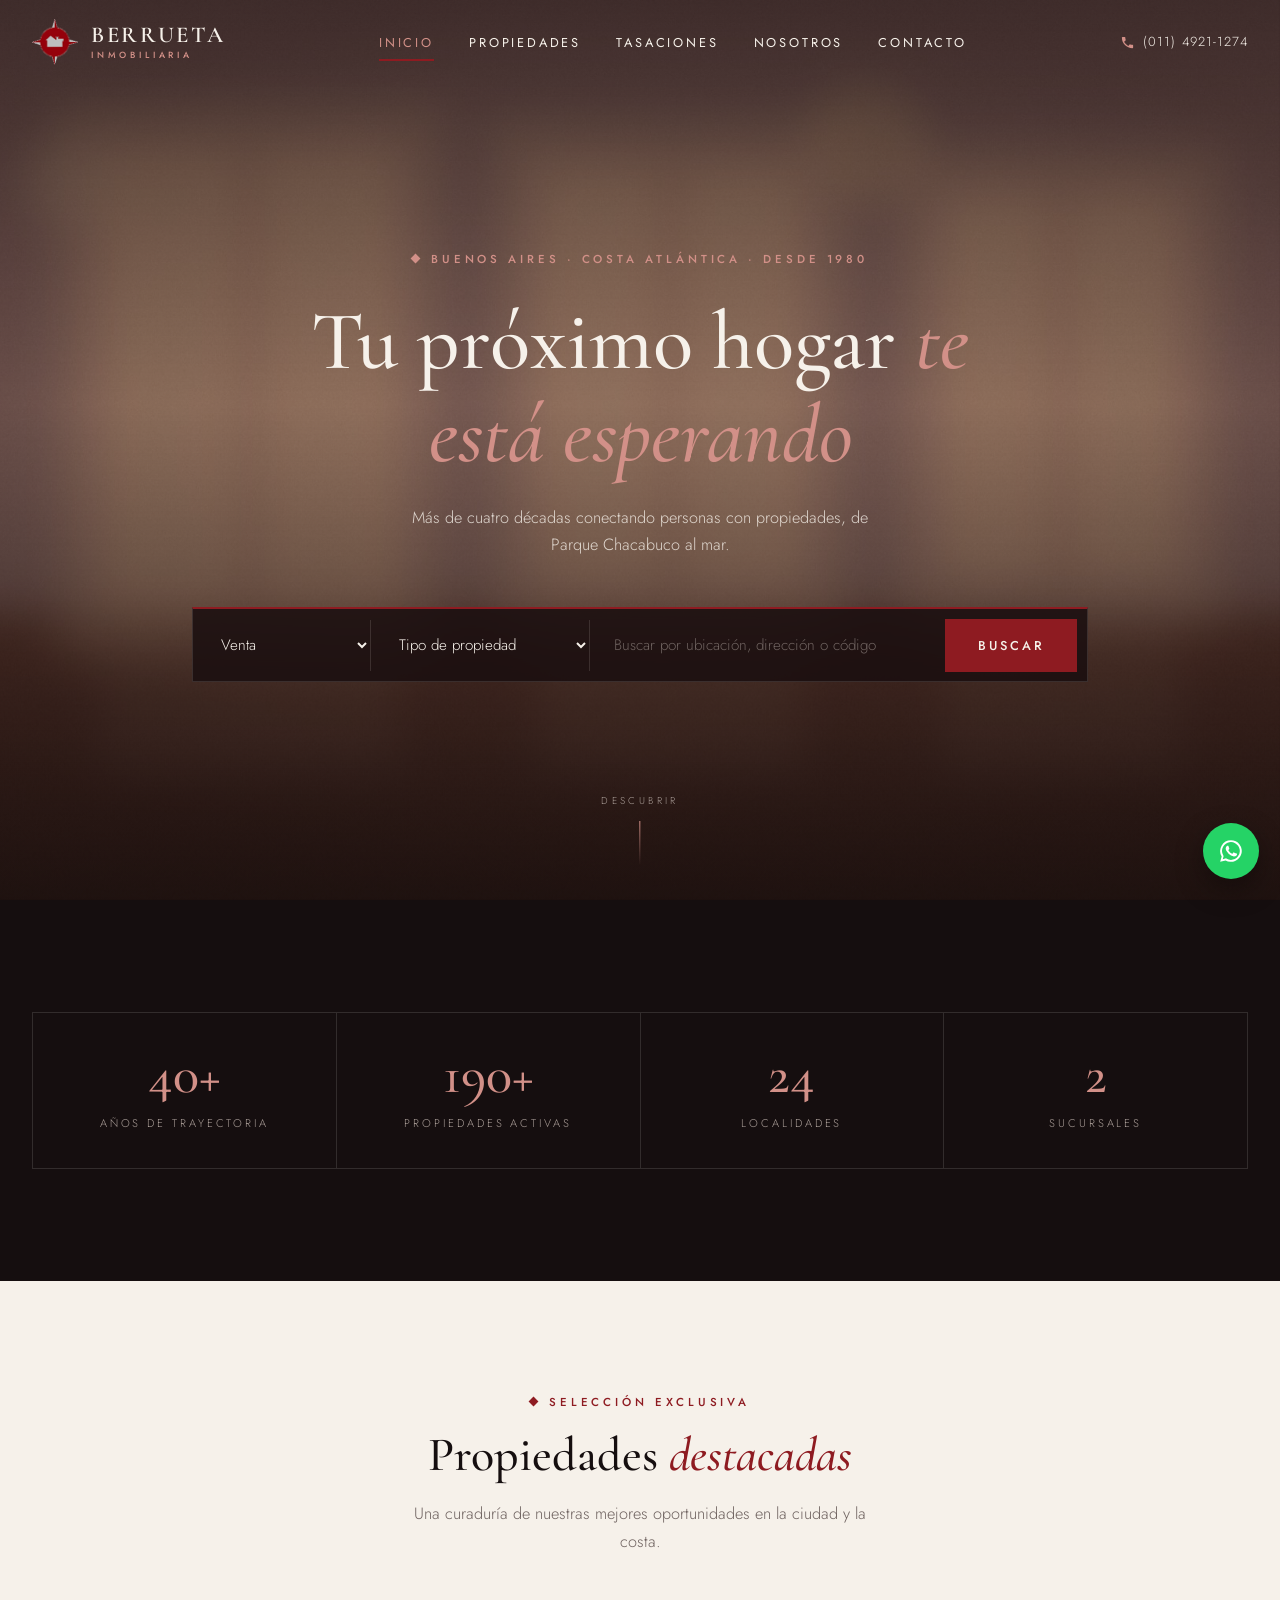
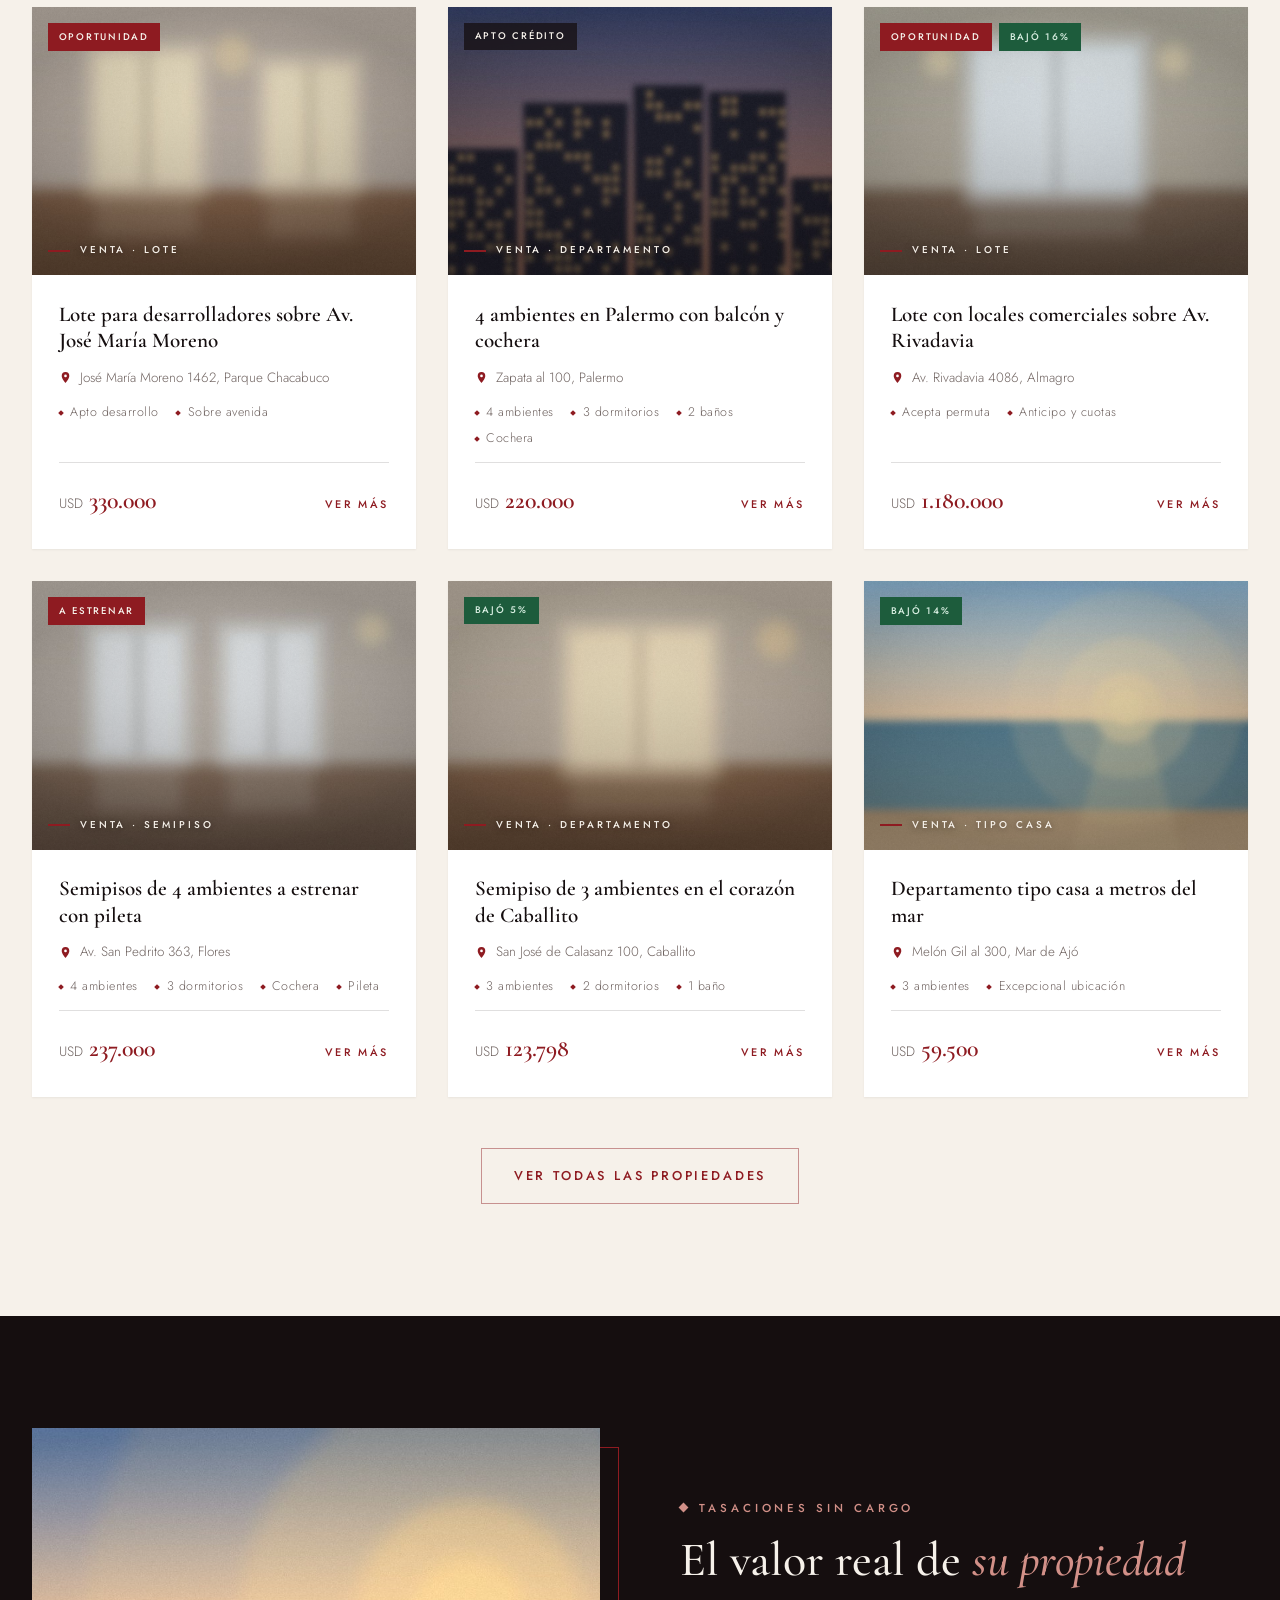
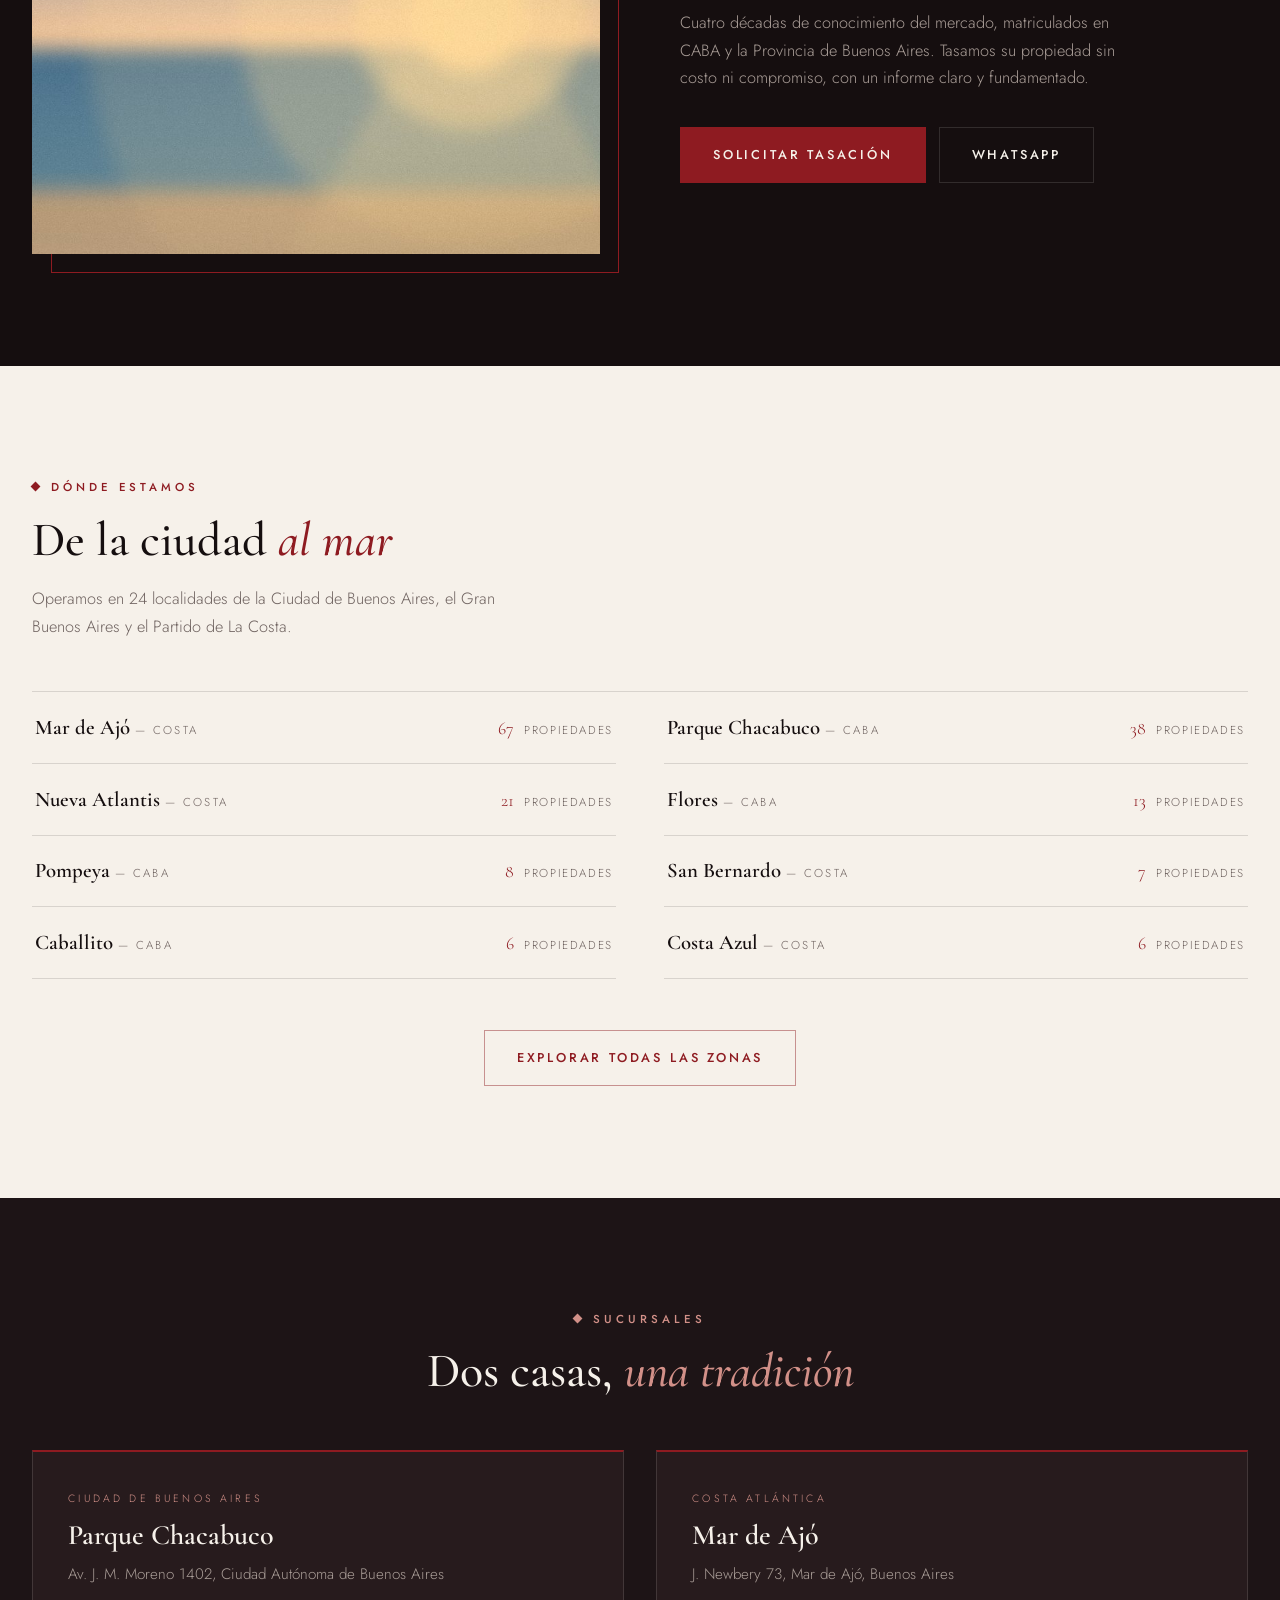
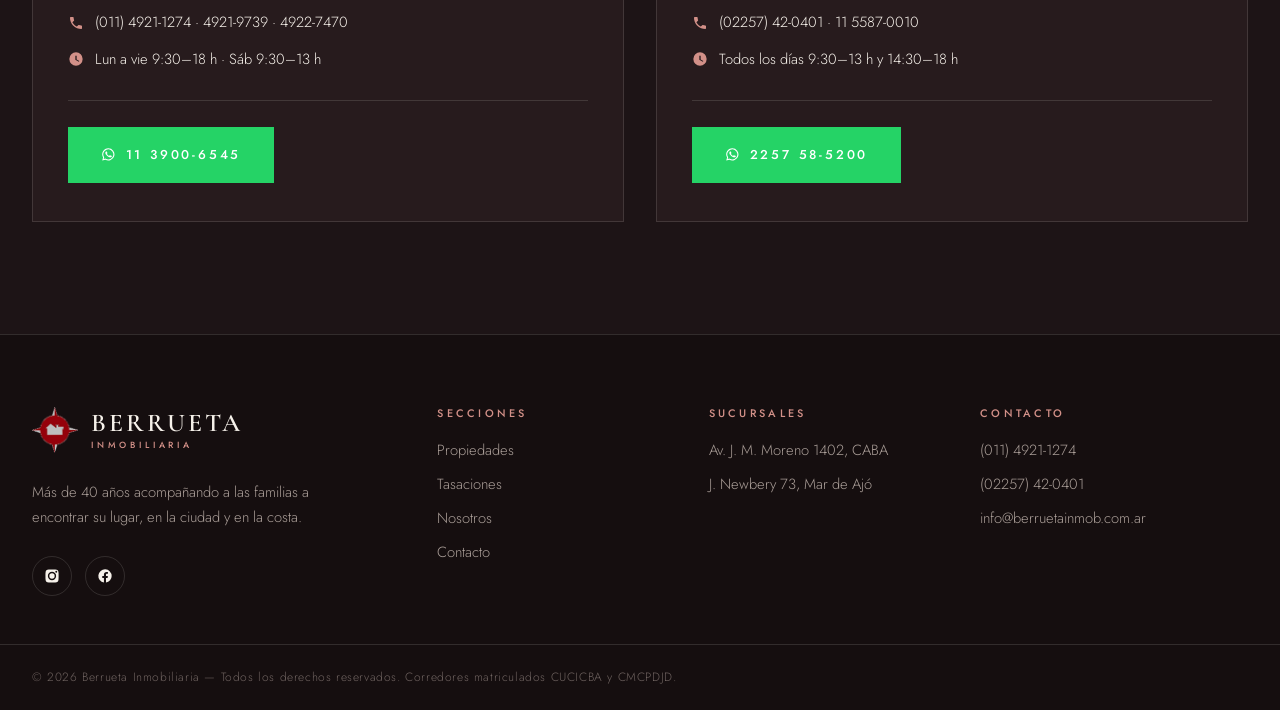
<file: index.html>
<!DOCTYPE html>
<html lang="es">
<head>
  <meta charset="UTF-8">
  <meta name="viewport" content="width=device-width, initial-scale=1.0">
  <title>Berrueta Inmobiliaria — Propiedades en Parque Chacabuco y Mar de Ajó | Venta y Alquiler</title>
  <meta name="description" content="Más de 40 años conectando personas con propiedades en la Ciudad de Buenos Aires y la Costa Atlántica. Venta, alquiler y tasaciones sin cargo.">

  <link rel="icon" type="image/png" sizes="32x32" href="assets/img/favicon-32.png">
  <link rel="icon" type="image/png" sizes="192x192" href="assets/img/favicon-192.png">
  <link rel="apple-touch-icon" href="assets/img/apple-touch-icon.png">

  <link rel="preconnect" href="https://fonts.googleapis.com">
  <link rel="preconnect" href="https://fonts.gstatic.com" crossorigin>
  <link href="https://fonts.googleapis.com/css2?family=Cormorant+Garamond:ital,wght@0,500;0,600;1,500&family=Jost:wght@300;400;500&display=swap" rel="stylesheet">

  <link rel="stylesheet" href="css/styles.css">
</head>
<body>

  <a class="skip-link" href="#contenido">Saltar al contenido</a>

  <header class="header">
    <div class="header__inner container">
      <a class="brand" href="index.html" aria-label="Berrueta Inmobiliaria — inicio">
        <img class="brand__emblem" src="assets/img/emblema.png" alt="" width="46" height="46">
        <span class="brand__name">BERRUETA<span class="brand__tag">Inmobiliaria</span></span>
      </a>

      <nav class="nav" id="menu-principal" aria-label="Navegación principal">
        <ul class="nav__list">
          <li><a class="nav__link" href="index.html" aria-current="page">Inicio</a></li>
          <li><a class="nav__link" href="propiedades.html">Propiedades</a></li>
          <li><a class="nav__link" href="tasaciones.html">Tasaciones</a></li>
          <li><a class="nav__link" href="nosotros.html">Nosotros</a></li>
          <li><a class="nav__link" href="contacto.html">Contacto</a></li>
        </ul>
        <div class="nav__meta">
          <a href="tel:01149211274">(011) 4921-1274 — Parque Chacabuco</a>
          <a href="tel:2257420401">(02257) 42-0401 — Mar de Ajó</a>
          <a href="mailto:info@berruetainmob.com.ar">info@berruetainmob.com.ar</a>
        </div>
      </nav>

      <a class="header__phone" href="tel:01149211274">
        <svg viewBox="0 0 24 24" aria-hidden="true"><path d="M6.6 10.8c1.4 2.8 3.8 5.1 6.6 6.6l2.2-2.2c.3-.3.7-.4 1-.2 1.1.4 2.3.6 3.6.6.6 0 1 .4 1 1V20c0 .6-.4 1-1 1C10.6 21 3 13.4 3 4c0-.6.4-1 1-1h3.5c.6 0 1 .4 1 1 0 1.2.2 2.4.6 3.6.1.3 0 .7-.2 1l-2.3 2.2z"/></svg>
        (011) 4921-1274
      </a>

      <button class="header__toggle" type="button" aria-controls="menu-principal" aria-expanded="false" aria-label="Abrir menú">
        <span></span><span></span><span></span>
      </button>
    </div>
  </header>

  <main id="contenido">

    <!-- ===== Hero inmersivo ===== -->
    <section class="hero" aria-labelledby="hero-titulo">
      <img class="hero__bg" src="assets/img/photos/hero.jpg" alt="" fetchpriority="high">
      <div class="container hero__inner">
        <p class="eyebrow hero__eyebrow">Buenos Aires · Costa Atlántica · Desde 1980</p>
        <h1 class="hero__title" id="hero-titulo">Tu próximo hogar <em>te está esperando</em></h1>
        <p class="hero__subtitle">Más de cuatro décadas conectando personas con propiedades, de Parque Chacabuco al mar.</p>

        <form class="search" action="propiedades.html" method="get" role="search" aria-label="Buscador de propiedades">
          <select name="operacion" aria-label="Operación">
            <option value="venta">Venta</option>
            <option value="alquiler">Alquiler</option>
            <option value="temporal">Temporal</option>
          </select>
          <select name="tipo" aria-label="Tipo de propiedad">
            <option value="">Tipo de propiedad</option>
            <option>Casas</option>
            <option>Chalets</option>
            <option>Departamentos</option>
            <option>PH</option>
            <option>Lotes / Terrenos</option>
            <option>Locales</option>
            <option>Oficinas</option>
            <option>Cocheras</option>
            <option>Para inversionistas</option>
          </select>
          <input type="search" name="q" placeholder="Buscar por ubicación, dirección o código" aria-label="Búsqueda libre">
          <button class="button button--wine" type="submit">Buscar</button>
        </form>
      </div>
      <span class="hero__scroll" aria-hidden="true">Descubrir</span>
    </section>

    <!-- ===== Cifras ===== -->
    <section class="section" aria-label="Berrueta en cifras">
      <div class="container">
        <div class="stats reveal">
          <div class="stats__item"><p class="stats__num">40+</p><p class="stats__label">Años de trayectoria</p></div>
          <div class="stats__item"><p class="stats__num">190+</p><p class="stats__label">Propiedades activas</p></div>
          <div class="stats__item"><p class="stats__num">24</p><p class="stats__label">Localidades</p></div>
          <div class="stats__item"><p class="stats__num">2</p><p class="stats__label">Sucursales</p></div>
        </div>
      </div>
    </section>

    <!-- ===== Propiedades destacadas ===== -->
    <section class="section section--ivory" id="propiedades" aria-labelledby="destacadas-titulo">
      <div class="container">
        <header class="section__head section__head--center reveal">
          <p class="eyebrow">Selección exclusiva</p>
          <h2 class="section__title" id="destacadas-titulo">Propiedades <em>destacadas</em></h2>
          <p class="section__lead">Una curaduría de nuestras mejores oportunidades en la ciudad y la costa.</p>
        </header>

        <div class="cards">

          <article class="card reveal">
            <div class="card__media">
              <img src="assets/img/photos/prop-01.jpg" alt="Lote sobre Av. José María Moreno" loading="lazy" width="900" height="620">
              <div class="card__badges"><span class="badge badge--wine">Oportunidad</span></div>
              <span class="card__operation">Venta · Lote</span>
            </div>
            <div class="card__body">
              <h3 class="card__title"><a href="propiedades.html">Lote para desarrolladores sobre Av. José María Moreno</a></h3>
              <p class="card__location">
                <svg viewBox="0 0 24 24" aria-hidden="true"><path d="M12 2a7 7 0 0 0-7 7c0 5.2 7 13 7 13s7-7.8 7-13a7 7 0 0 0-7-7zm0 9.5A2.5 2.5 0 1 1 12 6.5a2.5 2.5 0 0 1 0 5z"/></svg>
                José María Moreno 1462, Parque Chacabuco
              </p>
              <ul class="card__features"><li>Apto desarrollo</li><li>Sobre avenida</li></ul>
              <footer class="card__footer">
                <p class="card__price"><span>USD</span> 330.000</p>
                <span class="card__cta">Ver más</span>
              </footer>
            </div>
          </article>

          <article class="card reveal">
            <div class="card__media">
              <img src="assets/img/photos/prop-02.jpg" alt="Departamento en Palermo" loading="lazy" width="900" height="620">
              <div class="card__badges"><span class="badge">Apto crédito</span></div>
              <span class="card__operation">Venta · Departamento</span>
            </div>
            <div class="card__body">
              <h3 class="card__title"><a href="propiedades.html">4 ambientes en Palermo con balcón y cochera</a></h3>
              <p class="card__location">
                <svg viewBox="0 0 24 24" aria-hidden="true"><path d="M12 2a7 7 0 0 0-7 7c0 5.2 7 13 7 13s7-7.8 7-13a7 7 0 0 0-7-7zm0 9.5A2.5 2.5 0 1 1 12 6.5a2.5 2.5 0 0 1 0 5z"/></svg>
                Zapata al 100, Palermo
              </p>
              <ul class="card__features"><li>4 ambientes</li><li>3 dormitorios</li><li>2 baños</li><li>Cochera</li></ul>
              <footer class="card__footer">
                <p class="card__price"><span>USD</span> 220.000</p>
                <span class="card__cta">Ver más</span>
              </footer>
            </div>
          </article>

          <article class="card reveal">
            <div class="card__media">
              <img src="assets/img/photos/prop-03.jpg" alt="Lote con locales en Av. Rivadavia" loading="lazy" width="900" height="620">
              <div class="card__badges"><span class="badge badge--wine">Oportunidad</span><span class="badge badge--down">Bajó 16%</span></div>
              <span class="card__operation">Venta · Lote</span>
            </div>
            <div class="card__body">
              <h3 class="card__title"><a href="propiedades.html">Lote con locales comerciales sobre Av. Rivadavia</a></h3>
              <p class="card__location">
                <svg viewBox="0 0 24 24" aria-hidden="true"><path d="M12 2a7 7 0 0 0-7 7c0 5.2 7 13 7 13s7-7.8 7-13a7 7 0 0 0-7-7zm0 9.5A2.5 2.5 0 1 1 12 6.5a2.5 2.5 0 0 1 0 5z"/></svg>
                Av. Rivadavia 4086, Almagro
              </p>
              <ul class="card__features"><li>Acepta permuta</li><li>Anticipo y cuotas</li></ul>
              <footer class="card__footer">
                <p class="card__price"><span>USD</span> 1.180.000</p>
                <span class="card__cta">Ver más</span>
              </footer>
            </div>
          </article>

          <article class="card reveal">
            <div class="card__media">
              <img src="assets/img/photos/prop-09.jpg" alt="Semipisos a estrenar en Flores" loading="lazy" width="900" height="620">
              <div class="card__badges"><span class="badge badge--wine">A estrenar</span></div>
              <span class="card__operation">Venta · Semipiso</span>
            </div>
            <div class="card__body">
              <h3 class="card__title"><a href="propiedades.html">Semipisos de 4 ambientes a estrenar con pileta</a></h3>
              <p class="card__location">
                <svg viewBox="0 0 24 24" aria-hidden="true"><path d="M12 2a7 7 0 0 0-7 7c0 5.2 7 13 7 13s7-7.8 7-13a7 7 0 0 0-7-7zm0 9.5A2.5 2.5 0 1 1 12 6.5a2.5 2.5 0 0 1 0 5z"/></svg>
                Av. San Pedrito 363, Flores
              </p>
              <ul class="card__features"><li>4 ambientes</li><li>3 dormitorios</li><li>Cochera</li><li>Pileta</li></ul>
              <footer class="card__footer">
                <p class="card__price"><span>USD</span> 237.000</p>
                <span class="card__cta">Ver más</span>
              </footer>
            </div>
          </article>

          <article class="card reveal">
            <div class="card__media">
              <img src="assets/img/photos/prop-06.jpg" alt="Semipiso en Caballito" loading="lazy" width="900" height="620">
              <div class="card__badges"><span class="badge badge--down">Bajó 5%</span></div>
              <span class="card__operation">Venta · Departamento</span>
            </div>
            <div class="card__body">
              <h3 class="card__title"><a href="propiedades.html">Semipiso de 3 ambientes en el corazón de Caballito</a></h3>
              <p class="card__location">
                <svg viewBox="0 0 24 24" aria-hidden="true"><path d="M12 2a7 7 0 0 0-7 7c0 5.2 7 13 7 13s7-7.8 7-13a7 7 0 0 0-7-7zm0 9.5A2.5 2.5 0 1 1 12 6.5a2.5 2.5 0 0 1 0 5z"/></svg>
                San José de Calasanz 100, Caballito
              </p>
              <ul class="card__features"><li>3 ambientes</li><li>2 dormitorios</li><li>1 baño</li></ul>
              <footer class="card__footer">
                <p class="card__price"><span>USD</span> 123.798</p>
                <span class="card__cta">Ver más</span>
              </footer>
            </div>
          </article>

          <article class="card reveal">
            <div class="card__media">
              <img src="assets/img/photos/prop-08.jpg" alt="Departamento tipo casa en Mar de Ajó" loading="lazy" width="900" height="620">
              <div class="card__badges"><span class="badge badge--down">Bajó 14%</span></div>
              <span class="card__operation">Venta · Tipo casa</span>
            </div>
            <div class="card__body">
              <h3 class="card__title"><a href="propiedades.html">Departamento tipo casa a metros del mar</a></h3>
              <p class="card__location">
                <svg viewBox="0 0 24 24" aria-hidden="true"><path d="M12 2a7 7 0 0 0-7 7c0 5.2 7 13 7 13s7-7.8 7-13a7 7 0 0 0-7-7zm0 9.5A2.5 2.5 0 1 1 12 6.5a2.5 2.5 0 0 1 0 5z"/></svg>
                Melón Gil al 300, Mar de Ajó
              </p>
              <ul class="card__features"><li>3 ambientes</li><li>Excepcional ubicación</li></ul>
              <footer class="card__footer">
                <p class="card__price"><span>USD</span> 59.500</p>
                <span class="card__cta">Ver más</span>
              </footer>
            </div>
          </article>

        </div>

        <p class="section__more reveal">
          <a class="button button--line-dark" href="propiedades.html">Ver todas las propiedades</a>
        </p>
      </div>
    </section>

    <!-- ===== Tasaciones — split editorial ===== -->
    <section class="section" aria-labelledby="tasaciones-titulo">
      <div class="container split">
        <div class="split__media reveal">
          <img src="assets/img/photos/banner.jpg" alt="" loading="lazy">
        </div>
        <div class="split__body reveal">
          <p class="eyebrow">Tasaciones sin cargo</p>
          <h2 class="section__title" id="tasaciones-titulo">El valor real de <em>su propiedad</em></h2>
          <p class="split__text">Cuatro décadas de conocimiento del mercado, matriculados en CABA y la Provincia de Buenos Aires. Tasamos su propiedad sin costo ni compromiso, con un informe claro y fundamentado.</p>
          <div class="split__actions">
            <a class="button button--wine" href="tasaciones.html">Solicitar tasación</a>
            <a class="button button--line" href="https://wa.me/5491139006545?text=Hola%2C%20quiero%20tasar%20mi%20propiedad" target="_blank" rel="noopener">WhatsApp</a>
          </div>
        </div>
      </div>
    </section>

    <!-- ===== Localidades ===== -->
    <section class="section section--ivory" aria-labelledby="localidades-titulo">
      <div class="container">
        <header class="section__head reveal">
          <p class="eyebrow">Dónde estamos</p>
          <h2 class="section__title" id="localidades-titulo">De la ciudad <em>al mar</em></h2>
          <p class="section__lead">Operamos en 24 localidades de la Ciudad de Buenos Aires, el Gran Buenos Aires y el Partido de La Costa.</p>
        </header>
        <div class="places reveal">
          <a class="places__item" href="propiedades.html"><span><span class="places__name">Mar de Ajó</span> <span class="places__zone">— Costa</span></span><span class="places__count">67 <span>propiedades</span></span></a>
          <a class="places__item" href="propiedades.html"><span><span class="places__name">Parque Chacabuco</span> <span class="places__zone">— CABA</span></span><span class="places__count">38 <span>propiedades</span></span></a>
          <a class="places__item" href="propiedades.html"><span><span class="places__name">Nueva Atlantis</span> <span class="places__zone">— Costa</span></span><span class="places__count">21 <span>propiedades</span></span></a>
          <a class="places__item" href="propiedades.html"><span><span class="places__name">Flores</span> <span class="places__zone">— CABA</span></span><span class="places__count">13 <span>propiedades</span></span></a>
          <a class="places__item" href="propiedades.html"><span><span class="places__name">Pompeya</span> <span class="places__zone">— CABA</span></span><span class="places__count">8 <span>propiedades</span></span></a>
          <a class="places__item" href="propiedades.html"><span><span class="places__name">San Bernardo</span> <span class="places__zone">— Costa</span></span><span class="places__count">7 <span>propiedades</span></span></a>
          <a class="places__item" href="propiedades.html"><span><span class="places__name">Caballito</span> <span class="places__zone">— CABA</span></span><span class="places__count">6 <span>propiedades</span></span></a>
          <a class="places__item" href="propiedades.html"><span><span class="places__name">Costa Azul</span> <span class="places__zone">— Costa</span></span><span class="places__count">6 <span>propiedades</span></span></a>
        </div>
        <p class="section__more reveal">
          <a class="button button--line-dark" href="propiedades.html">Explorar todas las zonas</a>
        </p>
      </div>
    </section>

    <!-- ===== Sucursales ===== -->
    <section class="section section--charcoal" id="sucursales" aria-labelledby="sucursales-titulo">
      <div class="container">
        <header class="section__head section__head--center reveal">
          <p class="eyebrow">Sucursales</p>
          <h2 class="section__title" id="sucursales-titulo">Dos casas, <em>una tradición</em></h2>
        </header>

        <div class="branches">
          <article class="branch reveal">
            <p class="branch__zone">Ciudad de Buenos Aires</p>
            <h3 class="branch__name">Parque Chacabuco</h3>
            <address class="branch__address">Av. J. M. Moreno 1402, Ciudad Autónoma de Buenos Aires</address>
            <ul class="branch__list">
              <li>
                <svg viewBox="0 0 24 24" aria-hidden="true"><path d="M6.6 10.8c1.4 2.8 3.8 5.1 6.6 6.6l2.2-2.2c.3-.3.7-.4 1-.2 1.1.4 2.3.6 3.6.6.6 0 1 .4 1 1V20c0 .6-.4 1-1 1C10.6 21 3 13.4 3 4c0-.6.4-1 1-1h3.5c.6 0 1 .4 1 1 0 1.2.2 2.4.6 3.6.1.3 0 .7-.2 1l-2.3 2.2z"/></svg>
                <span><a href="tel:01149211274">(011) 4921-1274</a> · <a href="tel:01149219739">4921-9739</a> · <a href="tel:01149227470">4922-7470</a></span>
              </li>
              <li>
                <svg viewBox="0 0 24 24" aria-hidden="true"><path d="M12 2a10 10 0 1 0 0 20 10 10 0 0 0 0-20zm1 10.6 4 2.3-.8 1.3L11 13V7h2v5.6z"/></svg>
                Lun a vie 9:30–18 h · Sáb 9:30–13 h
              </li>
            </ul>
            <div class="branch__actions">
              <a class="button button--whatsapp" href="https://wa.me/5491139006545" target="_blank" rel="noopener">
                <svg viewBox="0 0 24 24" aria-hidden="true"><path d="M12 2a10 10 0 0 0-8.6 15.1L2 22l5-1.3A10 10 0 1 0 12 2zm0 18.2c-1.5 0-3-.4-4.3-1.2l-.3-.2-3 .8.8-2.9-.2-.3A8.2 8.2 0 1 1 12 20.2zm4.5-6.1c-.2-.1-1.5-.7-1.7-.8-.2-.1-.4-.1-.5.1-.2.2-.6.8-.8 1-.1.2-.3.2-.5.1a6.7 6.7 0 0 1-3.3-2.9c-.3-.4 0-.5.1-.7l.4-.5c.1-.2.2-.3.2-.5s0-.4 0-.5c-.1-.1-.5-1.3-.7-1.8-.2-.5-.4-.4-.5-.4h-.5c-.2 0-.5.1-.7.3-.2.3-.9.9-.9 2.2s.9 2.5 1.1 2.7c.1.2 1.8 2.8 4.4 3.9.6.3 1.1.4 1.5.5.6.2 1.2.2 1.6.1.5-.1 1.5-.6 1.7-1.2.2-.6.2-1.1.2-1.2-.1-.1-.2-.2-.4-.3z"/></svg>
                11 3900-6545
              </a>
            </div>
          </article>

          <article class="branch reveal">
            <p class="branch__zone">Costa Atlántica</p>
            <h3 class="branch__name">Mar de Ajó</h3>
            <address class="branch__address">J. Newbery 73, Mar de Ajó, Buenos Aires</address>
            <ul class="branch__list">
              <li>
                <svg viewBox="0 0 24 24" aria-hidden="true"><path d="M6.6 10.8c1.4 2.8 3.8 5.1 6.6 6.6l2.2-2.2c.3-.3.7-.4 1-.2 1.1.4 2.3.6 3.6.6.6 0 1 .4 1 1V20c0 .6-.4 1-1 1C10.6 21 3 13.4 3 4c0-.6.4-1 1-1h3.5c.6 0 1 .4 1 1 0 1.2.2 2.4.6 3.6.1.3 0 .7-.2 1l-2.3 2.2z"/></svg>
                <span><a href="tel:2257420401">(02257) 42-0401</a> · <a href="tel:1155870010">11 5587-0010</a></span>
              </li>
              <li>
                <svg viewBox="0 0 24 24" aria-hidden="true"><path d="M12 2a10 10 0 1 0 0 20 10 10 0 0 0 0-20zm1 10.6 4 2.3-.8 1.3L11 13V7h2v5.6z"/></svg>
                Todos los días 9:30–13 h y 14:30–18 h
              </li>
            </ul>
            <div class="branch__actions">
              <a class="button button--whatsapp" href="https://wa.me/5492257585200" target="_blank" rel="noopener">
                <svg viewBox="0 0 24 24" aria-hidden="true"><path d="M12 2a10 10 0 0 0-8.6 15.1L2 22l5-1.3A10 10 0 1 0 12 2zm0 18.2c-1.5 0-3-.4-4.3-1.2l-.3-.2-3 .8.8-2.9-.2-.3A8.2 8.2 0 1 1 12 20.2zm4.5-6.1c-.2-.1-1.5-.7-1.7-.8-.2-.1-.4-.1-.5.1-.2.2-.6.8-.8 1-.1.2-.3.2-.5.1a6.7 6.7 0 0 1-3.3-2.9c-.3-.4 0-.5.1-.7l.4-.5c.1-.2.2-.3.2-.5s0-.4 0-.5c-.1-.1-.5-1.3-.7-1.8-.2-.5-.4-.4-.5-.4h-.5c-.2 0-.5.1-.7.3-.2.3-.9.9-.9 2.2s.9 2.5 1.1 2.7c.1.2 1.8 2.8 4.4 3.9.6.3 1.1.4 1.5.5.6.2 1.2.2 1.6.1.5-.1 1.5-.6 1.7-1.2.2-.6.2-1.1.2-1.2-.1-.1-.2-.2-.4-.3z"/></svg>
                2257 58-5200
              </a>
            </div>
          </article>
        </div>
      </div>
    </section>

  </main>

  <footer class="footer">
    <div class="container footer__inner">
      <div class="footer__brand">
        <a class="brand" href="index.html">
          <img class="brand__emblem" src="assets/img/emblema.png" alt="" width="46" height="46">
          <span class="brand__name">BERRUETA<span class="brand__tag">Inmobiliaria</span></span>
        </a>
        <p>Más de 40 años acompañando a las familias a encontrar su lugar, en la ciudad y en la costa.</p>
        <div class="footer__social">
          <a href="https://www.instagram.com/berrueta.inmobiliaria" target="_blank" rel="noopener" aria-label="Instagram">
            <svg viewBox="0 0 24 24" aria-hidden="true"><path d="M12 2.2c3.2 0 3.6 0 4.9.1 3.3.1 4.8 1.7 4.9 4.9.1 1.3.1 1.6.1 4.8s0 3.6-.1 4.8c-.1 3.2-1.7 4.8-4.9 4.9-1.3.1-1.6.1-4.9.1s-3.6 0-4.8-.1c-3.3-.1-4.8-1.7-4.9-4.9-.1-1.3-.1-1.6-.1-4.8s0-3.6.1-4.8C2.4 4 4 2.4 7.2 2.3c1.2-.1 1.6-.1 4.8-.1zm0 3.6a6.2 6.2 0 1 0 0 12.4 6.2 6.2 0 0 0 0-12.4zm0 10.2a4 4 0 1 1 0-8 4 4 0 0 1 0 8zm6.4-11.8a1.4 1.4 0 1 0 0 2.9 1.4 1.4 0 0 0 0-2.9z"/></svg>
          </a>
          <a href="https://www.facebook.com/people/Berrueta-Inmobiliaria/100089555132149/" target="_blank" rel="noopener" aria-label="Facebook">
            <svg viewBox="0 0 24 24" aria-hidden="true"><path d="M22 12a10 10 0 1 0-11.6 9.9v-7H7.9V12h2.5V9.8c0-2.5 1.5-3.9 3.8-3.9 1.1 0 2.2.2 2.2.2v2.5h-1.3c-1.2 0-1.6.8-1.6 1.6V12h2.8l-.4 2.9h-2.4v7A10 10 0 0 0 22 12z"/></svg>
          </a>
        </div>
      </div>
      <nav class="footer__col" aria-label="Navegación del pie de página">
        <h3>Secciones</h3>
        <ul>
          <li><a href="propiedades.html">Propiedades</a></li>
          <li><a href="tasaciones.html">Tasaciones</a></li>
          <li><a href="nosotros.html">Nosotros</a></li>
          <li><a href="contacto.html">Contacto</a></li>
        </ul>
      </nav>
      <div class="footer__col">
        <h3>Sucursales</h3>
        <ul>
          <li>Av. J. M. Moreno 1402, CABA</li>
          <li>J. Newbery 73, Mar de Ajó</li>
        </ul>
      </div>
      <div class="footer__col">
        <h3>Contacto</h3>
        <ul>
          <li><a href="tel:01149211274">(011) 4921-1274</a></li>
          <li><a href="tel:2257420401">(02257) 42-0401</a></li>
          <li><a href="mailto:info@berruetainmob.com.ar">info@berruetainmob.com.ar</a></li>
        </ul>
      </div>
    </div>
    <div class="footer__legal">
      <div class="container">
        <p>© 2026 Berrueta Inmobiliaria — Todos los derechos reservados. Corredores matriculados CUCICBA y CMCPDJD.</p>
      </div>
    </div>
  </footer>

  <a class="whatsapp-float" href="https://wa.me/5491139006545" target="_blank" rel="noopener" aria-label="Chateá con nosotros por WhatsApp">
    <svg viewBox="0 0 24 24" aria-hidden="true"><path d="M12 2a10 10 0 0 0-8.6 15.1L2 22l5-1.3A10 10 0 1 0 12 2zm0 18.2c-1.5 0-3-.4-4.3-1.2l-.3-.2-3 .8.8-2.9-.2-.3A8.2 8.2 0 1 1 12 20.2zm4.5-6.1c-.2-.1-1.5-.7-1.7-.8-.2-.1-.4-.1-.5.1-.2.2-.6.8-.8 1-.1.2-.3.2-.5.1a6.7 6.7 0 0 1-3.3-2.9c-.3-.4 0-.5.1-.7l.4-.5c.1-.2.2-.3.2-.5s0-.4 0-.5c-.1-.1-.5-1.3-.7-1.8-.2-.5-.4-.4-.5-.4h-.5c-.2 0-.5.1-.7.3-.2.3-.9.9-.9 2.2s.9 2.5 1.1 2.7c.1.2 1.8 2.8 4.4 3.9.6.3 1.1.4 1.5.5.6.2 1.2.2 1.6.1.5-.1 1.5-.6 1.7-1.2.2-.6.2-1.1.2-1.2-.1-.1-.2-.2-.4-.3z"/></svg>
  </a>

  <script src="js/main.js" defer></script>
</body>
</html>
</file>
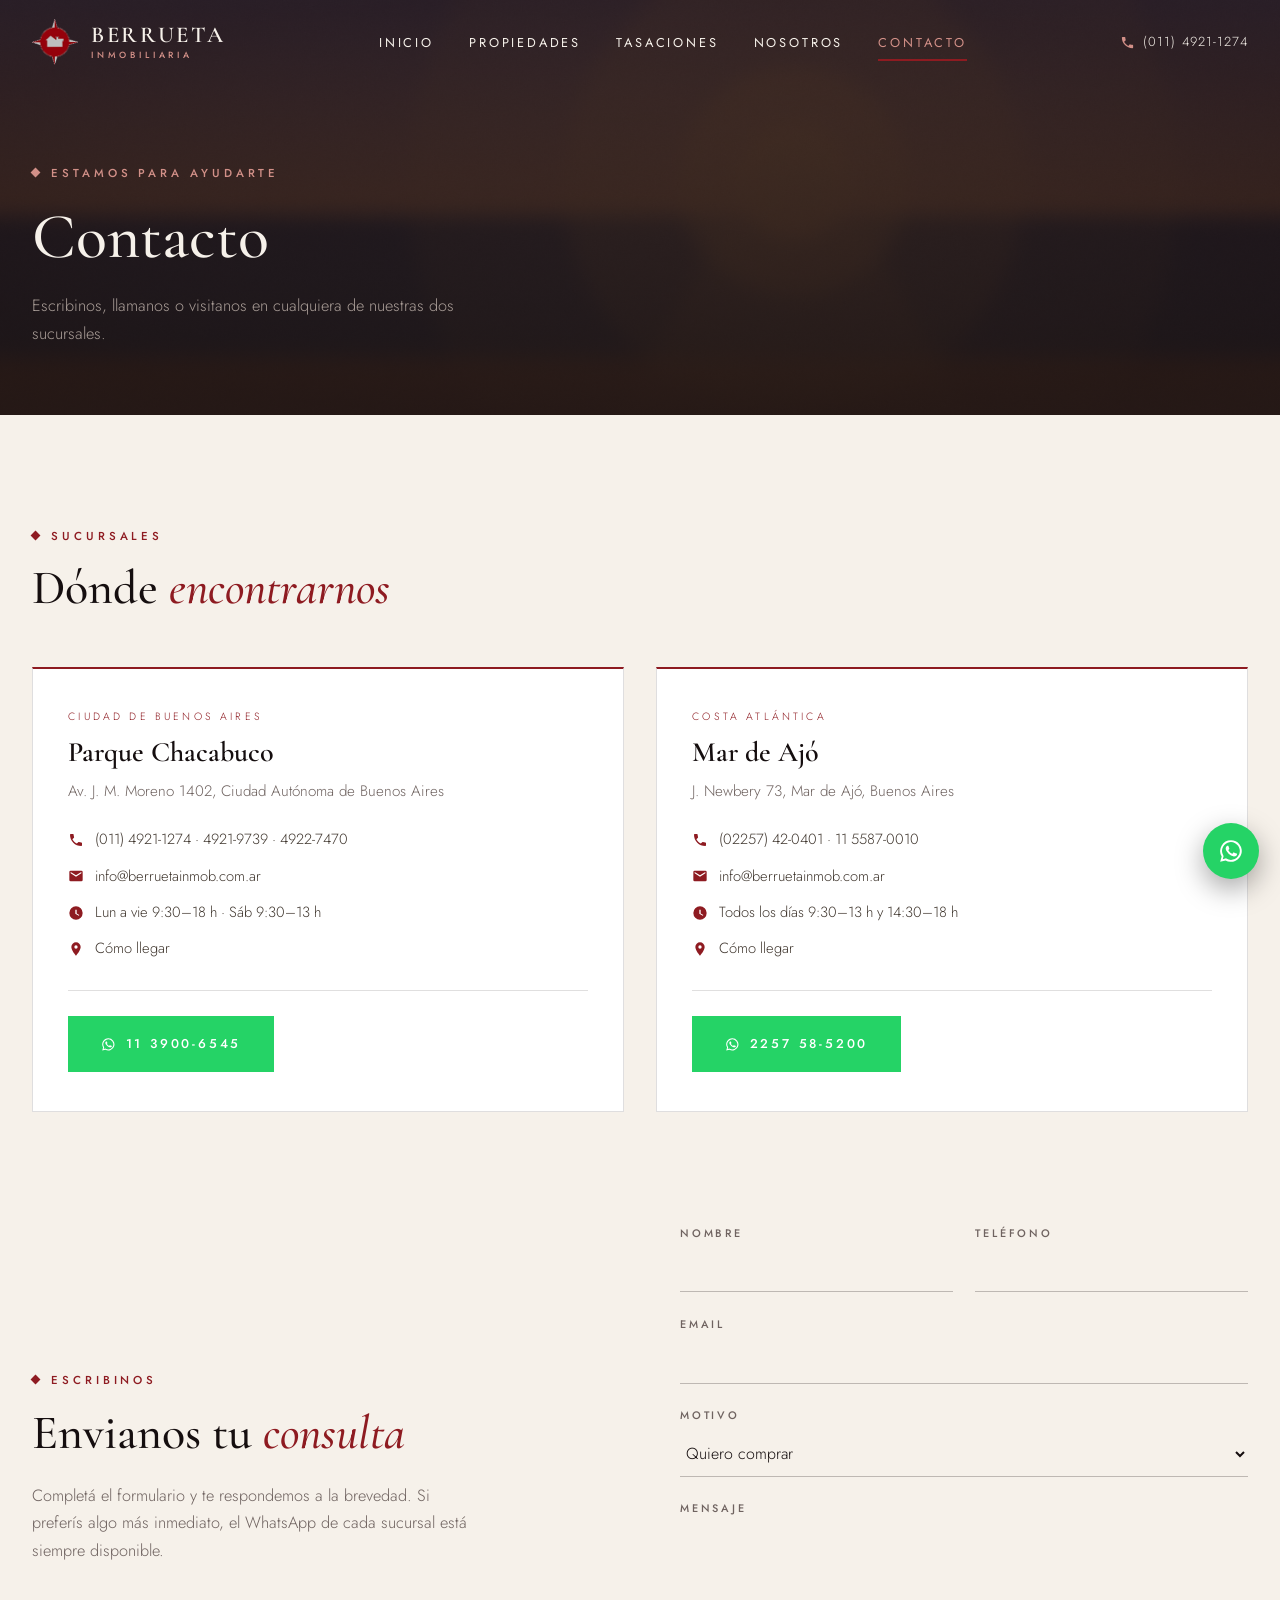
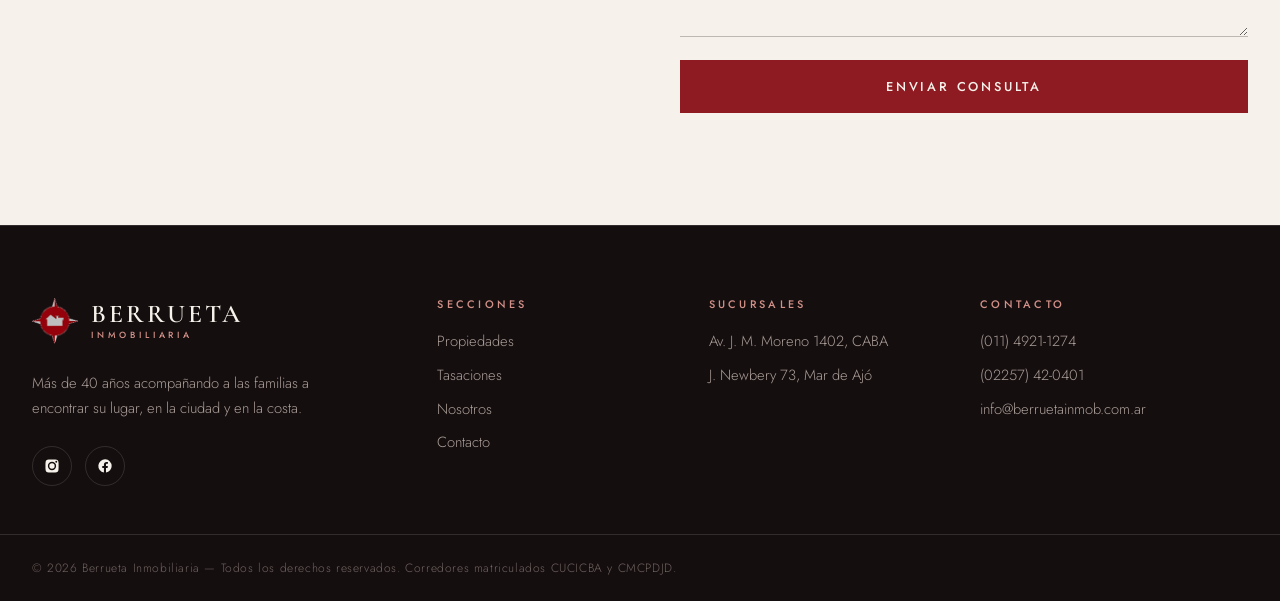
<file: contacto.html>
<!DOCTYPE html>
<html lang="es">
<head>
  <meta charset="UTF-8">
  <meta name="viewport" content="width=device-width, initial-scale=1.0">
  <title>Contacto — Berrueta Inmobiliaria | Parque Chacabuco y Mar de Ajó</title>
  <meta name="description" content="Contactá a Berrueta Inmobiliaria: dos sucursales en Parque Chacabuco (CABA) y Mar de Ajó. Teléfonos, WhatsApp, email y horarios de atención.">

  <link rel="icon" type="image/png" sizes="32x32" href="assets/img/favicon-32.png">
  <link rel="icon" type="image/png" sizes="192x192" href="assets/img/favicon-192.png">
  <link rel="apple-touch-icon" href="assets/img/apple-touch-icon.png">

  <link rel="preconnect" href="https://fonts.googleapis.com">
  <link rel="preconnect" href="https://fonts.gstatic.com" crossorigin>
  <link href="https://fonts.googleapis.com/css2?family=Cormorant+Garamond:ital,wght@0,500;0,600;1,500&family=Jost:wght@300;400;500&display=swap" rel="stylesheet">

  <link rel="stylesheet" href="css/styles.css">
</head>
<body>

  <a class="skip-link" href="#contenido">Saltar al contenido</a>

  <header class="header">
    <div class="header__inner container">
      <a class="brand" href="index.html" aria-label="Berrueta Inmobiliaria — inicio">
        <img class="brand__emblem" src="assets/img/emblema.png" alt="" width="46" height="46">
        <span class="brand__name">BERRUETA<span class="brand__tag">Inmobiliaria</span></span>
      </a>

      <nav class="nav" id="menu-principal" aria-label="Navegación principal">
        <ul class="nav__list">
          <li><a class="nav__link" href="index.html">Inicio</a></li>
          <li><a class="nav__link" href="propiedades.html">Propiedades</a></li>
          <li><a class="nav__link" href="tasaciones.html">Tasaciones</a></li>
          <li><a class="nav__link" href="nosotros.html">Nosotros</a></li>
          <li><a class="nav__link" href="contacto.html" aria-current="page">Contacto</a></li>
        </ul>
        <div class="nav__meta">
          <a href="tel:01149211274">(011) 4921-1274 — Parque Chacabuco</a>
          <a href="tel:2257420401">(02257) 42-0401 — Mar de Ajó</a>
          <a href="mailto:info@berruetainmob.com.ar">info@berruetainmob.com.ar</a>
        </div>
      </nav>

      <a class="header__phone" href="tel:01149211274">
        <svg viewBox="0 0 24 24" aria-hidden="true"><path d="M6.6 10.8c1.4 2.8 3.8 5.1 6.6 6.6l2.2-2.2c.3-.3.7-.4 1-.2 1.1.4 2.3.6 3.6.6.6 0 1 .4 1 1V20c0 .6-.4 1-1 1C10.6 21 3 13.4 3 4c0-.6.4-1 1-1h3.5c.6 0 1 .4 1 1 0 1.2.2 2.4.6 3.6.1.3 0 .7-.2 1l-2.3 2.2z"/></svg>
        (011) 4921-1274
      </a>

      <button class="header__toggle" type="button" aria-controls="menu-principal" aria-expanded="false" aria-label="Abrir menú">
        <span></span><span></span><span></span>
      </button>
    </div>
  </header>

  <main id="contenido">

    <section class="page-hero" aria-labelledby="titulo-pagina">
      <img class="page-hero__bg" src="assets/img/photos/banner.jpg" alt="">
      <div class="container">
        <p class="eyebrow">Estamos para ayudarte</p>
        <h1 class="page-hero__title" id="titulo-pagina">Contacto</h1>
        <p class="page-hero__lead">Escribinos, llamanos o visitanos en cualquiera de nuestras dos sucursales.</p>
      </div>
    </section>

    <section class="section section--ivory" aria-labelledby="sucursales-titulo">
      <div class="container">
        <header class="section__head reveal">
          <p class="eyebrow">Sucursales</p>
          <h2 class="section__title" id="sucursales-titulo">Dónde <em>encontrarnos</em></h2>
        </header>

        <div class="branches">
          <article class="branch reveal">
            <p class="branch__zone">Ciudad de Buenos Aires</p>
            <h3 class="branch__name">Parque Chacabuco</h3>
            <address class="branch__address">Av. J. M. Moreno 1402, Ciudad Autónoma de Buenos Aires</address>
            <ul class="branch__list">
              <li>
                <svg viewBox="0 0 24 24" aria-hidden="true"><path d="M6.6 10.8c1.4 2.8 3.8 5.1 6.6 6.6l2.2-2.2c.3-.3.7-.4 1-.2 1.1.4 2.3.6 3.6.6.6 0 1 .4 1 1V20c0 .6-.4 1-1 1C10.6 21 3 13.4 3 4c0-.6.4-1 1-1h3.5c.6 0 1 .4 1 1 0 1.2.2 2.4.6 3.6.1.3 0 .7-.2 1l-2.3 2.2z"/></svg>
                <span><a href="tel:01149211274">(011) 4921-1274</a> · <a href="tel:01149219739">4921-9739</a> · <a href="tel:01149227470">4922-7470</a></span>
              </li>
              <li>
                <svg viewBox="0 0 24 24" aria-hidden="true"><path d="M20 4H4a2 2 0 0 0-2 2v12a2 2 0 0 0 2 2h16a2 2 0 0 0 2-2V6a2 2 0 0 0-2-2zm0 4-8 5-8-5V6l8 5 8-5v2z"/></svg>
                <a href="mailto:info@berruetainmob.com.ar">info@berruetainmob.com.ar</a>
              </li>
              <li>
                <svg viewBox="0 0 24 24" aria-hidden="true"><path d="M12 2a10 10 0 1 0 0 20 10 10 0 0 0 0-20zm1 10.6 4 2.3-.8 1.3L11 13V7h2v5.6z"/></svg>
                Lun a vie 9:30–18 h · Sáb 9:30–13 h
              </li>
              <li>
                <svg viewBox="0 0 24 24" aria-hidden="true"><path d="M12 2a7 7 0 0 0-7 7c0 5.2 7 13 7 13s7-7.8 7-13a7 7 0 0 0-7-7zm0 9.5A2.5 2.5 0 1 1 12 6.5a2.5 2.5 0 0 1 0 5z"/></svg>
                <a href="https://maps.google.com/?q=Av.+J.+M.+Moreno+1402,+CABA" target="_blank" rel="noopener">Cómo llegar</a>
              </li>
            </ul>
            <div class="branch__actions">
              <a class="button button--whatsapp" href="https://wa.me/5491139006545" target="_blank" rel="noopener">
                <svg viewBox="0 0 24 24" aria-hidden="true"><path d="M12 2a10 10 0 0 0-8.6 15.1L2 22l5-1.3A10 10 0 1 0 12 2zm0 18.2c-1.5 0-3-.4-4.3-1.2l-.3-.2-3 .8.8-2.9-.2-.3A8.2 8.2 0 1 1 12 20.2zm4.5-6.1c-.2-.1-1.5-.7-1.7-.8-.2-.1-.4-.1-.5.1-.2.2-.6.8-.8 1-.1.2-.3.2-.5.1a6.7 6.7 0 0 1-3.3-2.9c-.3-.4 0-.5.1-.7l.4-.5c.1-.2.2-.3.2-.5s0-.4 0-.5c-.1-.1-.5-1.3-.7-1.8-.2-.5-.4-.4-.5-.4h-.5c-.2 0-.5.1-.7.3-.2.3-.9.9-.9 2.2s.9 2.5 1.1 2.7c.1.2 1.8 2.8 4.4 3.9.6.3 1.1.4 1.5.5.6.2 1.2.2 1.6.1.5-.1 1.5-.6 1.7-1.2.2-.6.2-1.1.2-1.2-.1-.1-.2-.2-.4-.3z"/></svg>
                11 3900-6545
              </a>
            </div>
          </article>

          <article class="branch reveal">
            <p class="branch__zone">Costa Atlántica</p>
            <h3 class="branch__name">Mar de Ajó</h3>
            <address class="branch__address">J. Newbery 73, Mar de Ajó, Buenos Aires</address>
            <ul class="branch__list">
              <li>
                <svg viewBox="0 0 24 24" aria-hidden="true"><path d="M6.6 10.8c1.4 2.8 3.8 5.1 6.6 6.6l2.2-2.2c.3-.3.7-.4 1-.2 1.1.4 2.3.6 3.6.6.6 0 1 .4 1 1V20c0 .6-.4 1-1 1C10.6 21 3 13.4 3 4c0-.6.4-1 1-1h3.5c.6 0 1 .4 1 1 0 1.2.2 2.4.6 3.6.1.3 0 .7-.2 1l-2.3 2.2z"/></svg>
                <span><a href="tel:2257420401">(02257) 42-0401</a> · <a href="tel:1155870010">11 5587-0010</a></span>
              </li>
              <li>
                <svg viewBox="0 0 24 24" aria-hidden="true"><path d="M20 4H4a2 2 0 0 0-2 2v12a2 2 0 0 0 2 2h16a2 2 0 0 0 2-2V6a2 2 0 0 0-2-2zm0 4-8 5-8-5V6l8 5 8-5v2z"/></svg>
                <a href="mailto:info@berruetainmob.com.ar">info@berruetainmob.com.ar</a>
              </li>
              <li>
                <svg viewBox="0 0 24 24" aria-hidden="true"><path d="M12 2a10 10 0 1 0 0 20 10 10 0 0 0 0-20zm1 10.6 4 2.3-.8 1.3L11 13V7h2v5.6z"/></svg>
                Todos los días 9:30–13 h y 14:30–18 h
              </li>
              <li>
                <svg viewBox="0 0 24 24" aria-hidden="true"><path d="M12 2a7 7 0 0 0-7 7c0 5.2 7 13 7 13s7-7.8 7-13a7 7 0 0 0-7-7zm0 9.5A2.5 2.5 0 1 1 12 6.5a2.5 2.5 0 0 1 0 5z"/></svg>
                <a href="https://maps.google.com/?q=J.+Newbery+73,+Mar+de+Aj%C3%B3" target="_blank" rel="noopener">Cómo llegar</a>
              </li>
            </ul>
            <div class="branch__actions">
              <a class="button button--whatsapp" href="https://wa.me/5492257585200" target="_blank" rel="noopener">
                <svg viewBox="0 0 24 24" aria-hidden="true"><path d="M12 2a10 10 0 0 0-8.6 15.1L2 22l5-1.3A10 10 0 1 0 12 2zm0 18.2c-1.5 0-3-.4-4.3-1.2l-.3-.2-3 .8.8-2.9-.2-.3A8.2 8.2 0 1 1 12 20.2zm4.5-6.1c-.2-.1-1.5-.7-1.7-.8-.2-.1-.4-.1-.5.1-.2.2-.6.8-.8 1-.1.2-.3.2-.5.1a6.7 6.7 0 0 1-3.3-2.9c-.3-.4 0-.5.1-.7l.4-.5c.1-.2.2-.3.2-.5s0-.4 0-.5c-.1-.1-.5-1.3-.7-1.8-.2-.5-.4-.4-.5-.4h-.5c-.2 0-.5.1-.7.3-.2.3-.9.9-.9 2.2s.9 2.5 1.1 2.7c.1.2 1.8 2.8 4.4 3.9.6.3 1.1.4 1.5.5.6.2 1.2.2 1.6.1.5-.1 1.5-.6 1.7-1.2.2-.6.2-1.1.2-1.2-.1-.1-.2-.2-.4-.3z"/></svg>
                2257 58-5200
              </a>
            </div>
          </article>
        </div>
      </div>
    </section>

    <section class="section section--ivory" aria-labelledby="form-titulo" style="padding-top: 0;">
      <div class="container split">
        <div class="split__body reveal">
          <p class="eyebrow">Escribinos</p>
          <h2 class="section__title" id="form-titulo">Envianos tu <em>consulta</em></h2>
          <p class="split__text">Completá el formulario y te respondemos a la brevedad. Si preferís algo más inmediato, el WhatsApp de cada sucursal está siempre disponible.</p>
        </div>
        <form class="form reveal" action="mailto:info@berruetainmob.com.ar" method="post" enctype="text/plain">
          <div class="form__row">
            <label>
              <span>Nombre</span>
              <input type="text" name="nombre" required autocomplete="name">
            </label>
            <label>
              <span>Teléfono</span>
              <input type="tel" name="telefono" autocomplete="tel">
            </label>
          </div>
          <label>
            <span>Email</span>
            <input type="email" name="email" required autocomplete="email">
          </label>
          <label>
            <span>Motivo</span>
            <select name="motivo">
              <option>Quiero comprar</option>
              <option>Quiero vender</option>
              <option>Quiero alquilar</option>
              <option>Solicitar tasación</option>
              <option>Otro</option>
            </select>
          </label>
          <label>
            <span>Mensaje</span>
            <textarea name="mensaje" rows="4" required></textarea>
          </label>
          <button class="button button--wine" type="submit">Enviar consulta</button>
        </form>
      </div>
    </section>

  </main>

  <footer class="footer">
    <div class="container footer__inner">
      <div class="footer__brand">
        <a class="brand" href="index.html">
          <img class="brand__emblem" src="assets/img/emblema.png" alt="" width="46" height="46">
          <span class="brand__name">BERRUETA<span class="brand__tag">Inmobiliaria</span></span>
        </a>
        <p>Más de 40 años acompañando a las familias a encontrar su lugar, en la ciudad y en la costa.</p>
        <div class="footer__social">
          <a href="https://www.instagram.com/berrueta.inmobiliaria" target="_blank" rel="noopener" aria-label="Instagram">
            <svg viewBox="0 0 24 24" aria-hidden="true"><path d="M12 2.2c3.2 0 3.6 0 4.9.1 3.3.1 4.8 1.7 4.9 4.9.1 1.3.1 1.6.1 4.8s0 3.6-.1 4.8c-.1 3.2-1.7 4.8-4.9 4.9-1.3.1-1.6.1-4.9.1s-3.6 0-4.8-.1c-3.3-.1-4.8-1.7-4.9-4.9-.1-1.3-.1-1.6-.1-4.8s0-3.6.1-4.8C2.4 4 4 2.4 7.2 2.3c1.2-.1 1.6-.1 4.8-.1zm0 3.6a6.2 6.2 0 1 0 0 12.4 6.2 6.2 0 0 0 0-12.4zm0 10.2a4 4 0 1 1 0-8 4 4 0 0 1 0 8zm6.4-11.8a1.4 1.4 0 1 0 0 2.9 1.4 1.4 0 0 0 0-2.9z"/></svg>
          </a>
          <a href="https://www.facebook.com/people/Berrueta-Inmobiliaria/100089555132149/" target="_blank" rel="noopener" aria-label="Facebook">
            <svg viewBox="0 0 24 24" aria-hidden="true"><path d="M22 12a10 10 0 1 0-11.6 9.9v-7H7.9V12h2.5V9.8c0-2.5 1.5-3.9 3.8-3.9 1.1 0 2.2.2 2.2.2v2.5h-1.3c-1.2 0-1.6.8-1.6 1.6V12h2.8l-.4 2.9h-2.4v7A10 10 0 0 0 22 12z"/></svg>
          </a>
        </div>
      </div>
      <nav class="footer__col" aria-label="Navegación del pie de página">
        <h3>Secciones</h3>
        <ul>
          <li><a href="propiedades.html">Propiedades</a></li>
          <li><a href="tasaciones.html">Tasaciones</a></li>
          <li><a href="nosotros.html">Nosotros</a></li>
          <li><a href="contacto.html">Contacto</a></li>
        </ul>
      </nav>
      <div class="footer__col">
        <h3>Sucursales</h3>
        <ul>
          <li>Av. J. M. Moreno 1402, CABA</li>
          <li>J. Newbery 73, Mar de Ajó</li>
        </ul>
      </div>
      <div class="footer__col">
        <h3>Contacto</h3>
        <ul>
          <li><a href="tel:01149211274">(011) 4921-1274</a></li>
          <li><a href="tel:2257420401">(02257) 42-0401</a></li>
          <li><a href="mailto:info@berruetainmob.com.ar">info@berruetainmob.com.ar</a></li>
        </ul>
      </div>
    </div>
    <div class="footer__legal">
      <div class="container">
        <p>© 2026 Berrueta Inmobiliaria — Todos los derechos reservados. Corredores matriculados CUCICBA y CMCPDJD.</p>
      </div>
    </div>
  </footer>

  <a class="whatsapp-float" href="https://wa.me/5491139006545" target="_blank" rel="noopener" aria-label="Chateá con nosotros por WhatsApp">
    <svg viewBox="0 0 24 24" aria-hidden="true"><path d="M12 2a10 10 0 0 0-8.6 15.1L2 22l5-1.3A10 10 0 1 0 12 2zm0 18.2c-1.5 0-3-.4-4.3-1.2l-.3-.2-3 .8.8-2.9-.2-.3A8.2 8.2 0 1 1 12 20.2zm4.5-6.1c-.2-.1-1.5-.7-1.7-.8-.2-.1-.4-.1-.5.1-.2.2-.6.8-.8 1-.1.2-.3.2-.5.1a6.7 6.7 0 0 1-3.3-2.9c-.3-.4 0-.5.1-.7l.4-.5c.1-.2.2-.3.2-.5s0-.4 0-.5c-.1-.1-.5-1.3-.7-1.8-.2-.5-.4-.4-.5-.4h-.5c-.2 0-.5.1-.7.3-.2.3-.9.9-.9 2.2s.9 2.5 1.1 2.7c.1.2 1.8 2.8 4.4 3.9.6.3 1.1.4 1.5.5.6.2 1.2.2 1.6.1.5-.1 1.5-.6 1.7-1.2.2-.6.2-1.1.2-1.2-.1-.1-.2-.2-.4-.3z"/></svg>
  </a>

  <script src="js/main.js" defer></script>
</body>
</html>
</file>
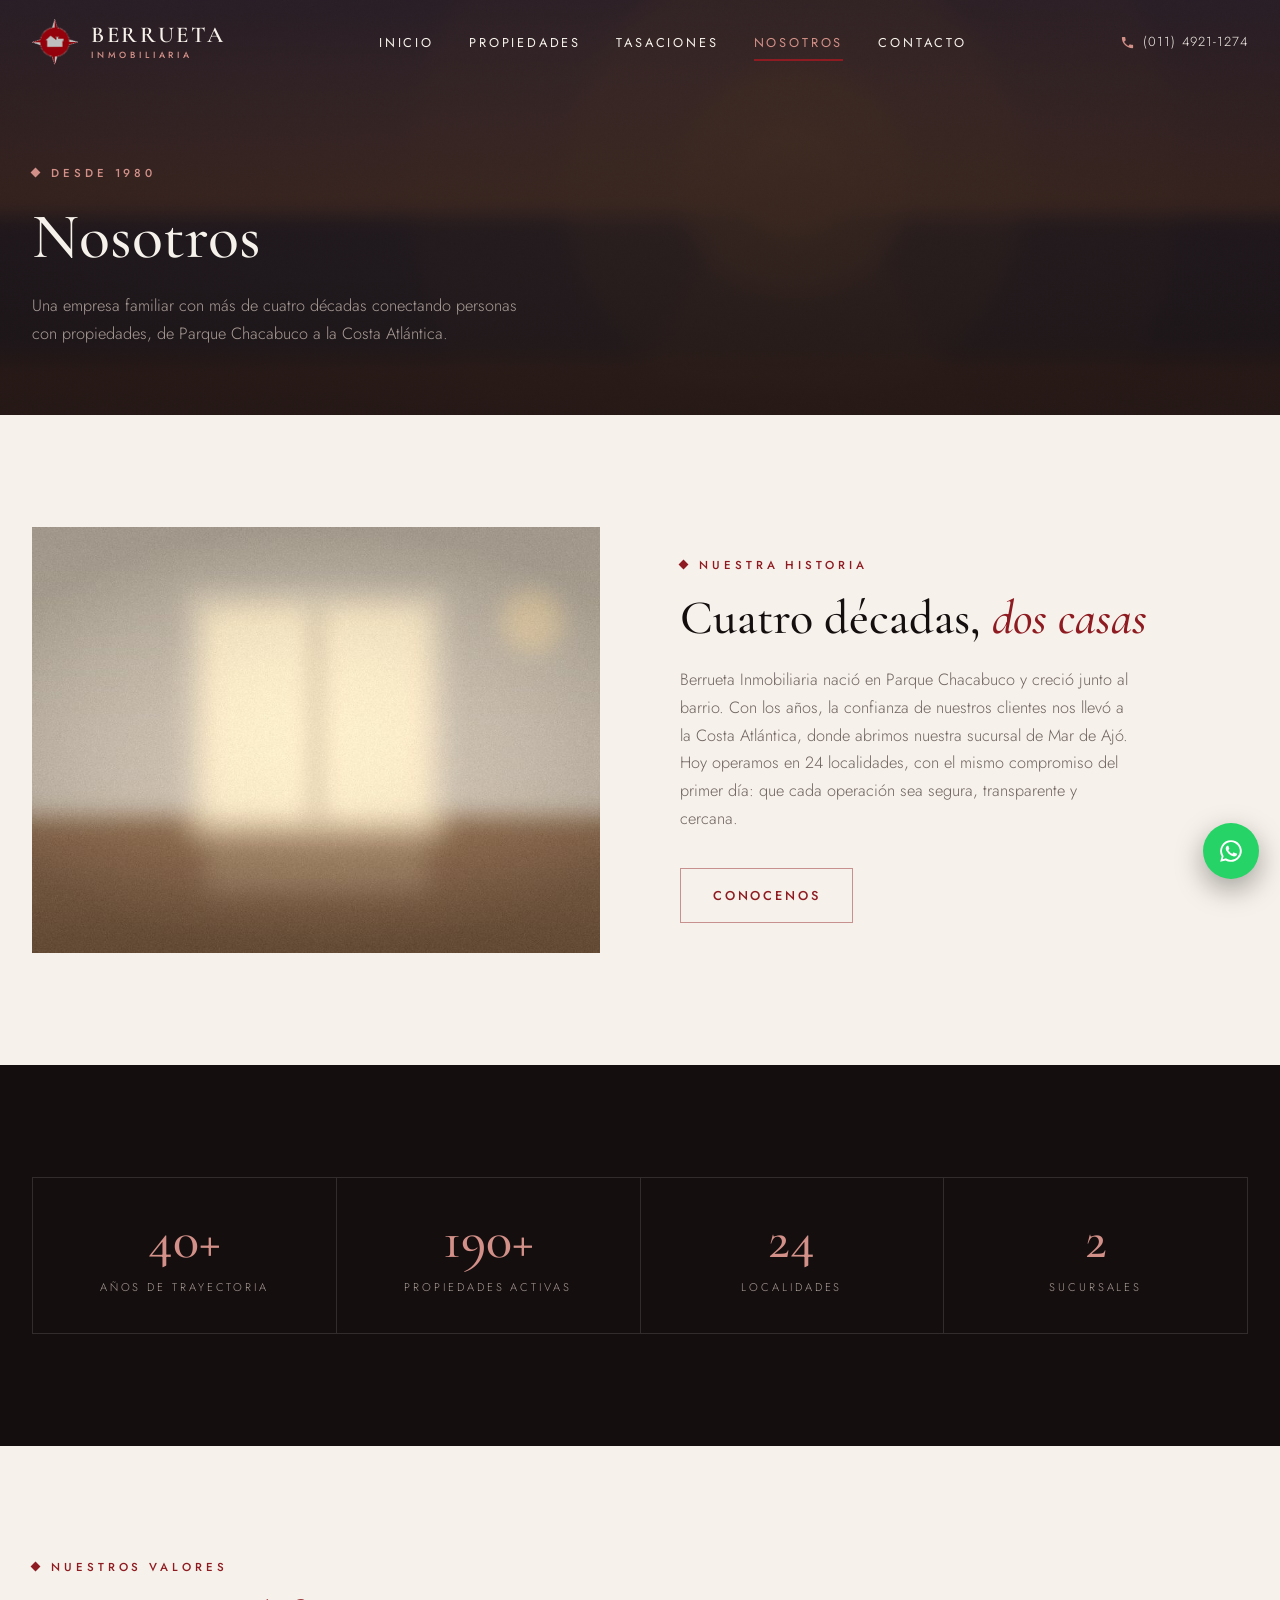
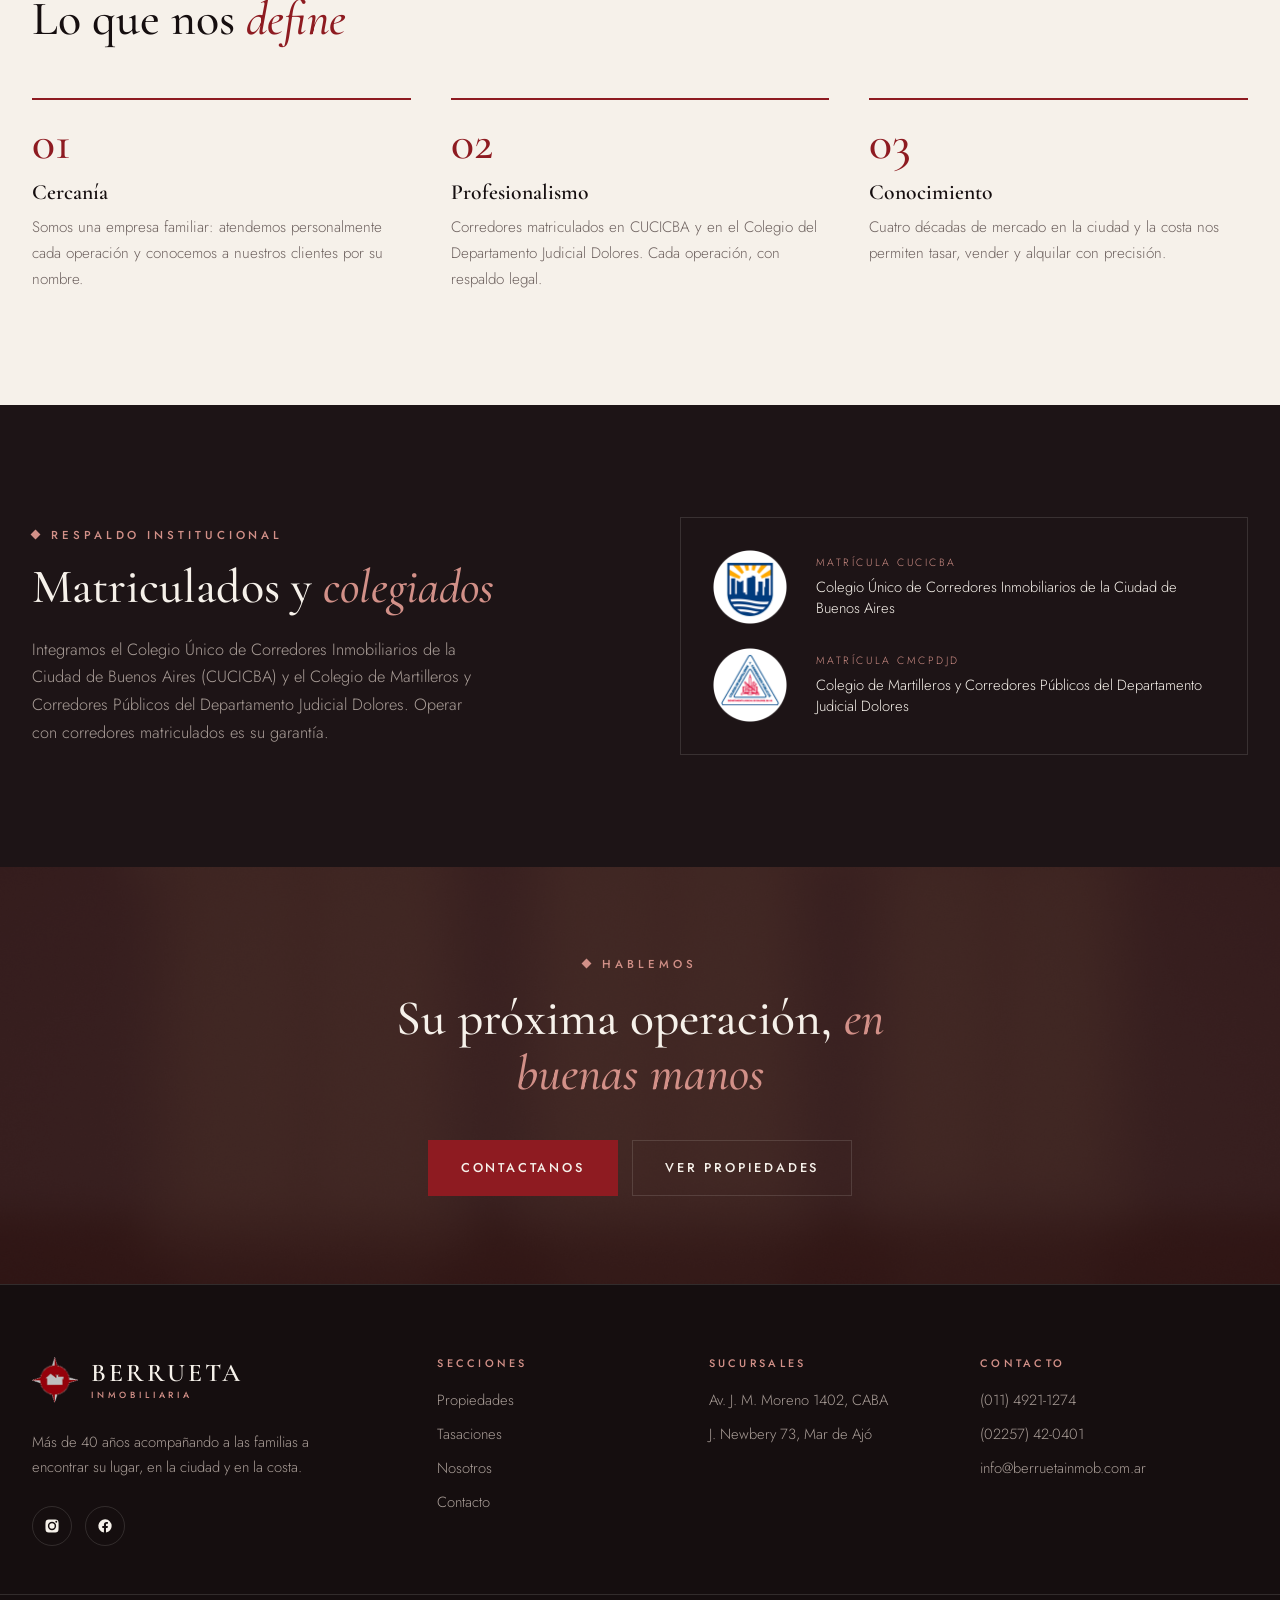
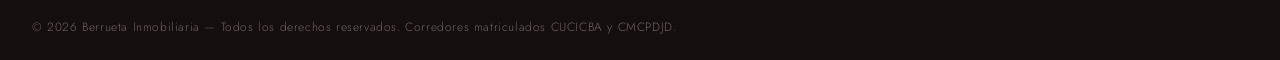
<file: nosotros.html>
<!DOCTYPE html>
<html lang="es">
<head>
  <meta charset="UTF-8">
  <meta name="viewport" content="width=device-width, initial-scale=1.0">
  <title>Nosotros — Berrueta Inmobiliaria | Más de 40 años de trayectoria</title>
  <meta name="description" content="Conocé la historia de Berrueta Inmobiliaria: más de cuatro décadas de trayectoria, corredores matriculados y dos sucursales en CABA y Mar de Ajó.">

  <link rel="icon" type="image/png" sizes="32x32" href="assets/img/favicon-32.png">
  <link rel="icon" type="image/png" sizes="192x192" href="assets/img/favicon-192.png">
  <link rel="apple-touch-icon" href="assets/img/apple-touch-icon.png">

  <link rel="preconnect" href="https://fonts.googleapis.com">
  <link rel="preconnect" href="https://fonts.gstatic.com" crossorigin>
  <link href="https://fonts.googleapis.com/css2?family=Cormorant+Garamond:ital,wght@0,500;0,600;1,500&family=Jost:wght@300;400;500&display=swap" rel="stylesheet">

  <link rel="stylesheet" href="css/styles.css">
</head>
<body>

  <a class="skip-link" href="#contenido">Saltar al contenido</a>

  <header class="header">
    <div class="header__inner container">
      <a class="brand" href="index.html" aria-label="Berrueta Inmobiliaria — inicio">
        <img class="brand__emblem" src="assets/img/emblema.png" alt="" width="46" height="46">
        <span class="brand__name">BERRUETA<span class="brand__tag">Inmobiliaria</span></span>
      </a>

      <nav class="nav" id="menu-principal" aria-label="Navegación principal">
        <ul class="nav__list">
          <li><a class="nav__link" href="index.html">Inicio</a></li>
          <li><a class="nav__link" href="propiedades.html">Propiedades</a></li>
          <li><a class="nav__link" href="tasaciones.html">Tasaciones</a></li>
          <li><a class="nav__link" href="nosotros.html" aria-current="page">Nosotros</a></li>
          <li><a class="nav__link" href="contacto.html">Contacto</a></li>
        </ul>
        <div class="nav__meta">
          <a href="tel:01149211274">(011) 4921-1274 — Parque Chacabuco</a>
          <a href="tel:2257420401">(02257) 42-0401 — Mar de Ajó</a>
          <a href="mailto:info@berruetainmob.com.ar">info@berruetainmob.com.ar</a>
        </div>
      </nav>

      <a class="header__phone" href="tel:01149211274">
        <svg viewBox="0 0 24 24" aria-hidden="true"><path d="M6.6 10.8c1.4 2.8 3.8 5.1 6.6 6.6l2.2-2.2c.3-.3.7-.4 1-.2 1.1.4 2.3.6 3.6.6.6 0 1 .4 1 1V20c0 .6-.4 1-1 1C10.6 21 3 13.4 3 4c0-.6.4-1 1-1h3.5c.6 0 1 .4 1 1 0 1.2.2 2.4.6 3.6.1.3 0 .7-.2 1l-2.3 2.2z"/></svg>
        (011) 4921-1274
      </a>

      <button class="header__toggle" type="button" aria-controls="menu-principal" aria-expanded="false" aria-label="Abrir menú">
        <span></span><span></span><span></span>
      </button>
    </div>
  </header>

  <main id="contenido">

    <section class="page-hero" aria-labelledby="titulo-pagina">
      <img class="page-hero__bg" src="assets/img/photos/banner.jpg" alt="">
      <div class="container">
        <p class="eyebrow">Desde 1980</p>
        <h1 class="page-hero__title" id="titulo-pagina">Nosotros</h1>
        <p class="page-hero__lead">Una empresa familiar con más de cuatro décadas conectando personas con propiedades, de Parque Chacabuco a la Costa Atlántica.</p>
      </div>
    </section>

    <section class="section section--ivory" aria-labelledby="historia-titulo">
      <div class="container split">
        <div class="split__media reveal">
          <img src="assets/img/photos/prop-06.jpg" alt="" loading="lazy">
        </div>
        <div class="split__body reveal">
          <p class="eyebrow">Nuestra historia</p>
          <h2 class="section__title" id="historia-titulo">Cuatro décadas, <em>dos casas</em></h2>
          <p class="split__text">Berrueta Inmobiliaria nació en Parque Chacabuco y creció junto al barrio. Con los años, la confianza de nuestros clientes nos llevó a la Costa Atlántica, donde abrimos nuestra sucursal de Mar de Ajó. Hoy operamos en 24 localidades, con el mismo compromiso del primer día: que cada operación sea segura, transparente y cercana.</p>
          <div class="split__actions">
            <a class="button button--line-dark" href="contacto.html">Conocenos</a>
          </div>
        </div>
      </div>
    </section>

    <section class="section" aria-label="Berrueta en cifras">
      <div class="container">
        <div class="stats reveal">
          <div class="stats__item"><p class="stats__num">40+</p><p class="stats__label">Años de trayectoria</p></div>
          <div class="stats__item"><p class="stats__num">190+</p><p class="stats__label">Propiedades activas</p></div>
          <div class="stats__item"><p class="stats__num">24</p><p class="stats__label">Localidades</p></div>
          <div class="stats__item"><p class="stats__num">2</p><p class="stats__label">Sucursales</p></div>
        </div>
      </div>
    </section>

    <section class="section section--ivory" aria-labelledby="valores-titulo">
      <div class="container">
        <header class="section__head reveal">
          <p class="eyebrow">Nuestros valores</p>
          <h2 class="section__title" id="valores-titulo">Lo que nos <em>define</em></h2>
        </header>
        <div class="steps">
          <div class="steps__item reveal">
            <p class="steps__num">01</p>
            <h3 class="steps__title">Cercanía</h3>
            <p class="steps__text">Somos una empresa familiar: atendemos personalmente cada operación y conocemos a nuestros clientes por su nombre.</p>
          </div>
          <div class="steps__item reveal">
            <p class="steps__num">02</p>
            <h3 class="steps__title">Profesionalismo</h3>
            <p class="steps__text">Corredores matriculados en CUCICBA y en el Colegio del Departamento Judicial Dolores. Cada operación, con respaldo legal.</p>
          </div>
          <div class="steps__item reveal">
            <p class="steps__num">03</p>
            <h3 class="steps__title">Conocimiento</h3>
            <p class="steps__text">Cuatro décadas de mercado en la ciudad y la costa nos permiten tasar, vender y alquilar con precisión.</p>
          </div>
        </div>
      </div>
    </section>

    <section class="section section--charcoal" aria-labelledby="matriculas-titulo">
      <div class="container split">
        <div class="split__body reveal">
          <p class="eyebrow">Respaldo institucional</p>
          <h2 class="section__title" id="matriculas-titulo">Matriculados y <em>colegiados</em></h2>
          <p class="split__text">Integramos el Colegio Único de Corredores Inmobiliarios de la Ciudad de Buenos Aires (CUCICBA) y el Colegio de Martilleros y Corredores Públicos del Departamento Judicial Dolores. Operar con corredores matriculados es su garantía.</p>
        </div>
        <div class="credentials reveal">
          <div class="credentials__item">
            <img src="assets/img/colegio-dolores.png" alt="" loading="lazy">
            <div>
              <p class="credentials__label">Matrícula CUCICBA</p>
              <p class="credentials__name">Colegio Único de Corredores Inmobiliarios de la Ciudad de Buenos Aires</p>
            </div>
          </div>
          <div class="credentials__item">
            <img src="assets/img/colegio-caba.png" alt="" loading="lazy">
            <div>
              <p class="credentials__label">Matrícula CMCPDJD</p>
              <p class="credentials__name">Colegio de Martilleros y Corredores Públicos del Departamento Judicial Dolores</p>
            </div>
          </div>
        </div>
      </div>
    </section>

    <section class="cta-band" aria-labelledby="cta-titulo">
      <img class="cta-band__bg" src="assets/img/photos/hero.jpg" alt="" loading="lazy">
      <div class="container">
        <p class="eyebrow">Hablemos</p>
        <h2 class="cta-band__title" id="cta-titulo">Su próxima operación, <em>en buenas manos</em></h2>
        <div class="cta-band__actions">
          <a class="button button--wine" href="contacto.html">Contactanos</a>
          <a class="button button--line" href="propiedades.html">Ver propiedades</a>
        </div>
      </div>
    </section>

  </main>

  <footer class="footer">
    <div class="container footer__inner">
      <div class="footer__brand">
        <a class="brand" href="index.html">
          <img class="brand__emblem" src="assets/img/emblema.png" alt="" width="46" height="46">
          <span class="brand__name">BERRUETA<span class="brand__tag">Inmobiliaria</span></span>
        </a>
        <p>Más de 40 años acompañando a las familias a encontrar su lugar, en la ciudad y en la costa.</p>
        <div class="footer__social">
          <a href="https://www.instagram.com/berrueta.inmobiliaria" target="_blank" rel="noopener" aria-label="Instagram">
            <svg viewBox="0 0 24 24" aria-hidden="true"><path d="M12 2.2c3.2 0 3.6 0 4.9.1 3.3.1 4.8 1.7 4.9 4.9.1 1.3.1 1.6.1 4.8s0 3.6-.1 4.8c-.1 3.2-1.7 4.8-4.9 4.9-1.3.1-1.6.1-4.9.1s-3.6 0-4.8-.1c-3.3-.1-4.8-1.7-4.9-4.9-.1-1.3-.1-1.6-.1-4.8s0-3.6.1-4.8C2.4 4 4 2.4 7.2 2.3c1.2-.1 1.6-.1 4.8-.1zm0 3.6a6.2 6.2 0 1 0 0 12.4 6.2 6.2 0 0 0 0-12.4zm0 10.2a4 4 0 1 1 0-8 4 4 0 0 1 0 8zm6.4-11.8a1.4 1.4 0 1 0 0 2.9 1.4 1.4 0 0 0 0-2.9z"/></svg>
          </a>
          <a href="https://www.facebook.com/people/Berrueta-Inmobiliaria/100089555132149/" target="_blank" rel="noopener" aria-label="Facebook">
            <svg viewBox="0 0 24 24" aria-hidden="true"><path d="M22 12a10 10 0 1 0-11.6 9.9v-7H7.9V12h2.5V9.8c0-2.5 1.5-3.9 3.8-3.9 1.1 0 2.2.2 2.2.2v2.5h-1.3c-1.2 0-1.6.8-1.6 1.6V12h2.8l-.4 2.9h-2.4v7A10 10 0 0 0 22 12z"/></svg>
          </a>
        </div>
      </div>
      <nav class="footer__col" aria-label="Navegación del pie de página">
        <h3>Secciones</h3>
        <ul>
          <li><a href="propiedades.html">Propiedades</a></li>
          <li><a href="tasaciones.html">Tasaciones</a></li>
          <li><a href="nosotros.html">Nosotros</a></li>
          <li><a href="contacto.html">Contacto</a></li>
        </ul>
      </nav>
      <div class="footer__col">
        <h3>Sucursales</h3>
        <ul>
          <li>Av. J. M. Moreno 1402, CABA</li>
          <li>J. Newbery 73, Mar de Ajó</li>
        </ul>
      </div>
      <div class="footer__col">
        <h3>Contacto</h3>
        <ul>
          <li><a href="tel:01149211274">(011) 4921-1274</a></li>
          <li><a href="tel:2257420401">(02257) 42-0401</a></li>
          <li><a href="mailto:info@berruetainmob.com.ar">info@berruetainmob.com.ar</a></li>
        </ul>
      </div>
    </div>
    <div class="footer__legal">
      <div class="container">
        <p>© 2026 Berrueta Inmobiliaria — Todos los derechos reservados. Corredores matriculados CUCICBA y CMCPDJD.</p>
      </div>
    </div>
  </footer>

  <a class="whatsapp-float" href="https://wa.me/5491139006545" target="_blank" rel="noopener" aria-label="Chateá con nosotros por WhatsApp">
    <svg viewBox="0 0 24 24" aria-hidden="true"><path d="M12 2a10 10 0 0 0-8.6 15.1L2 22l5-1.3A10 10 0 1 0 12 2zm0 18.2c-1.5 0-3-.4-4.3-1.2l-.3-.2-3 .8.8-2.9-.2-.3A8.2 8.2 0 1 1 12 20.2zm4.5-6.1c-.2-.1-1.5-.7-1.7-.8-.2-.1-.4-.1-.5.1-.2.2-.6.8-.8 1-.1.2-.3.2-.5.1a6.7 6.7 0 0 1-3.3-2.9c-.3-.4 0-.5.1-.7l.4-.5c.1-.2.2-.3.2-.5s0-.4 0-.5c-.1-.1-.5-1.3-.7-1.8-.2-.5-.4-.4-.5-.4h-.5c-.2 0-.5.1-.7.3-.2.3-.9.9-.9 2.2s.9 2.5 1.1 2.7c.1.2 1.8 2.8 4.4 3.9.6.3 1.1.4 1.5.5.6.2 1.2.2 1.6.1.5-.1 1.5-.6 1.7-1.2.2-.6.2-1.1.2-1.2-.1-.1-.2-.2-.4-.3z"/></svg>
  </a>

  <script src="js/main.js" defer></script>
</body>
</html>
</file>
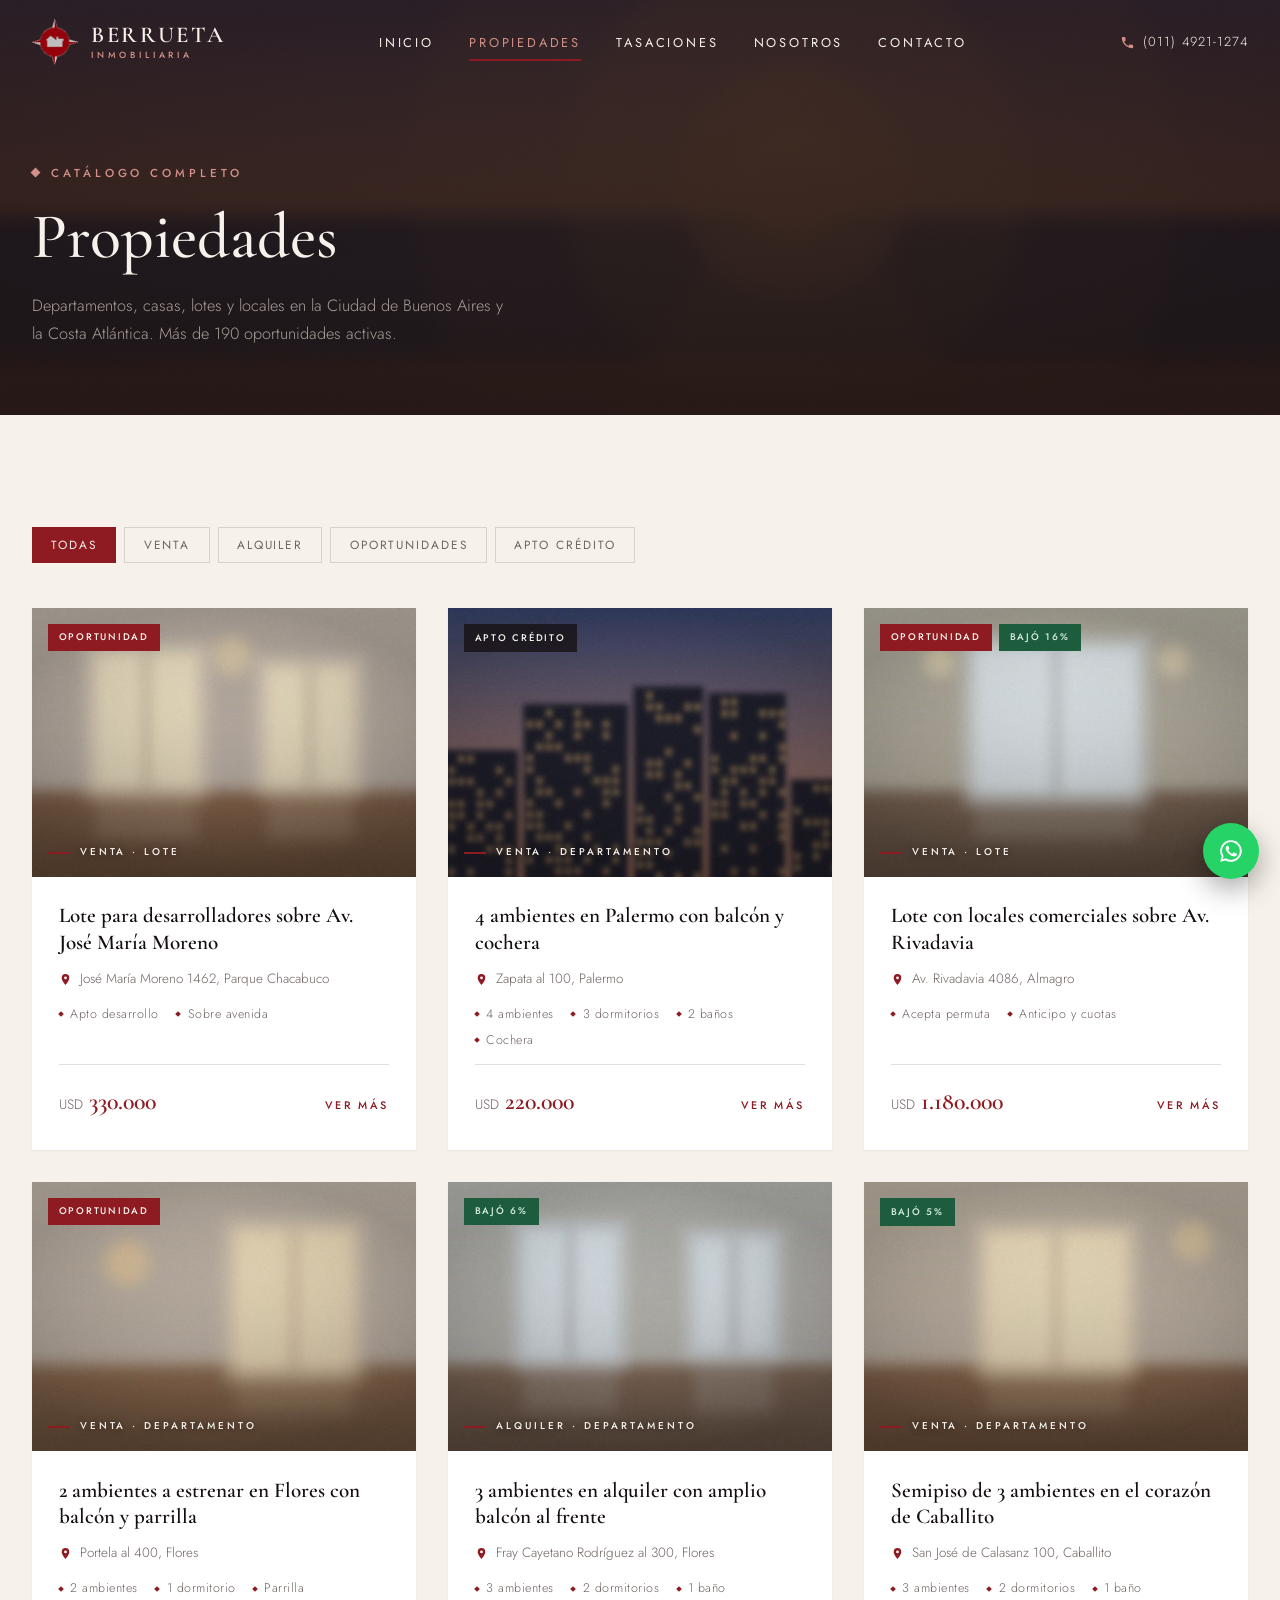
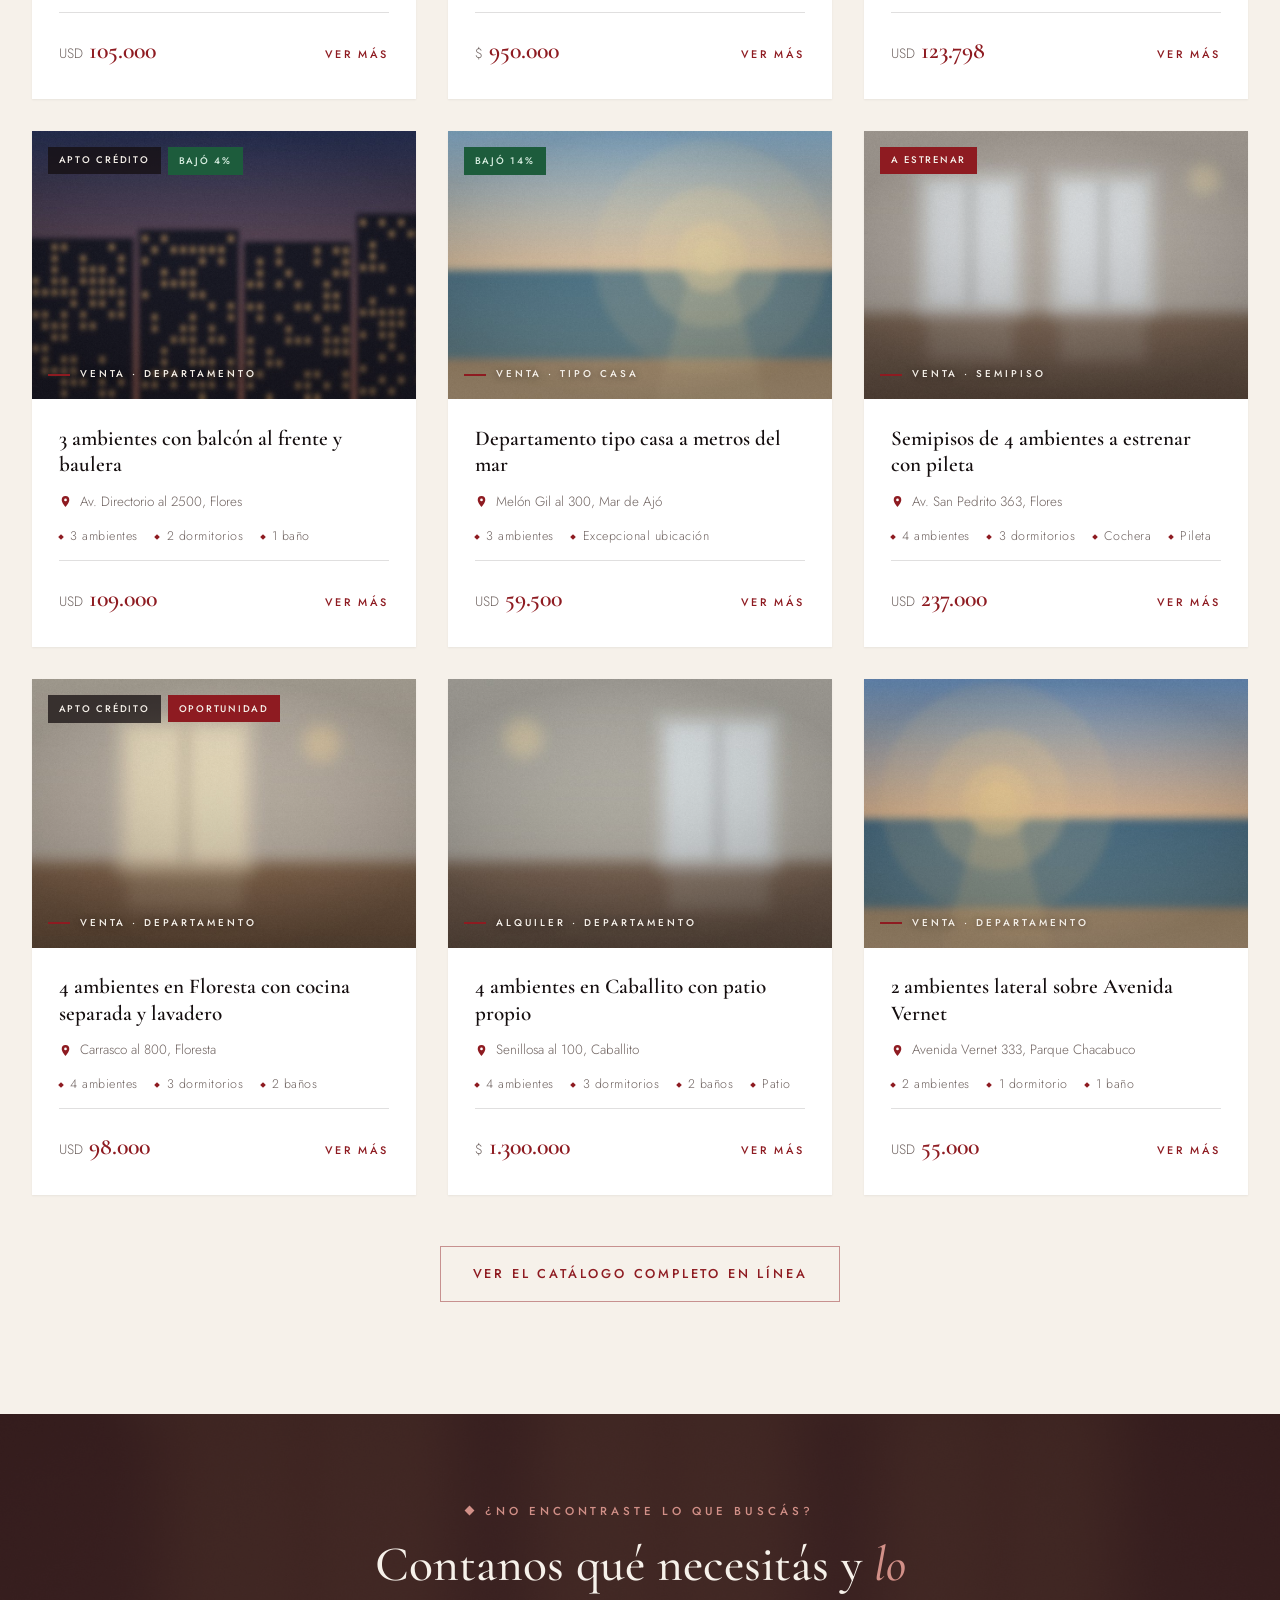
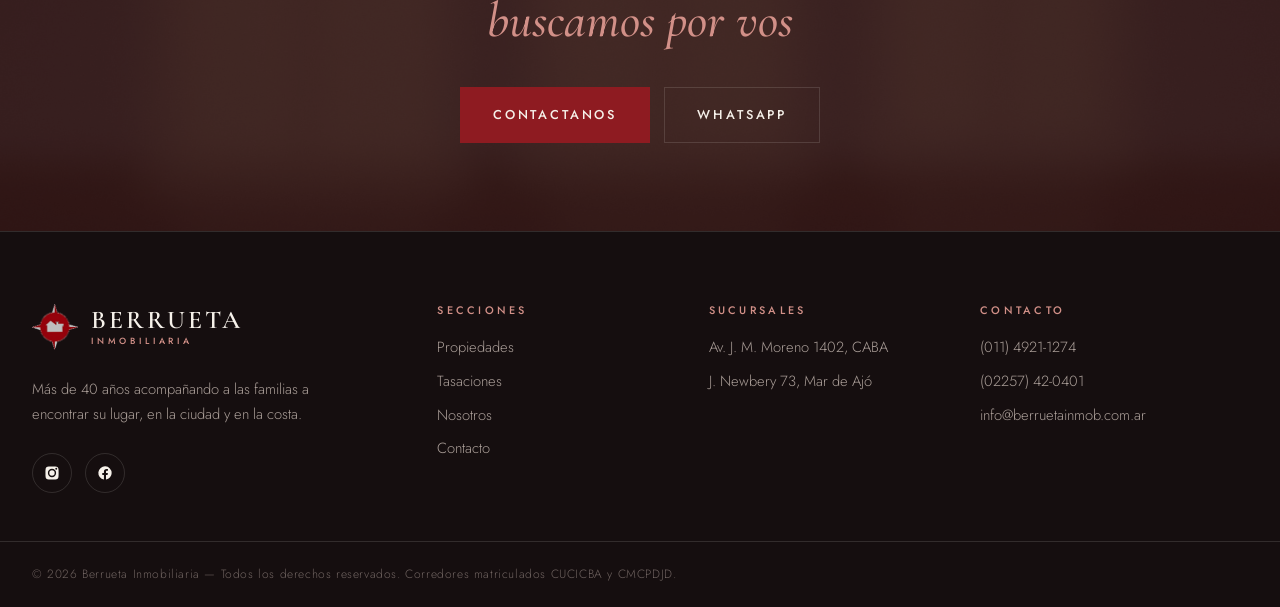
<file: propiedades.html>
<!DOCTYPE html>
<html lang="es">
<head>
  <meta charset="UTF-8">
  <meta name="viewport" content="width=device-width, initial-scale=1.0">
  <title>Propiedades — Berrueta Inmobiliaria | Venta y Alquiler en CABA y la Costa</title>
  <meta name="description" content="Explorá todas nuestras propiedades en venta y alquiler: departamentos, casas, lotes y locales en Parque Chacabuco, Flores, Caballito, Mar de Ajó y más.">

  <link rel="icon" type="image/png" sizes="32x32" href="assets/img/favicon-32.png">
  <link rel="icon" type="image/png" sizes="192x192" href="assets/img/favicon-192.png">
  <link rel="apple-touch-icon" href="assets/img/apple-touch-icon.png">

  <link rel="preconnect" href="https://fonts.googleapis.com">
  <link rel="preconnect" href="https://fonts.gstatic.com" crossorigin>
  <link href="https://fonts.googleapis.com/css2?family=Cormorant+Garamond:ital,wght@0,500;0,600;1,500&family=Jost:wght@300;400;500&display=swap" rel="stylesheet">

  <link rel="stylesheet" href="css/styles.css">
</head>
<body>

  <a class="skip-link" href="#contenido">Saltar al contenido</a>

  <header class="header">
    <div class="header__inner container">
      <a class="brand" href="index.html" aria-label="Berrueta Inmobiliaria — inicio">
        <img class="brand__emblem" src="assets/img/emblema.png" alt="" width="46" height="46">
        <span class="brand__name">BERRUETA<span class="brand__tag">Inmobiliaria</span></span>
      </a>

      <nav class="nav" id="menu-principal" aria-label="Navegación principal">
        <ul class="nav__list">
          <li><a class="nav__link" href="index.html">Inicio</a></li>
          <li><a class="nav__link" href="propiedades.html" aria-current="page">Propiedades</a></li>
          <li><a class="nav__link" href="tasaciones.html">Tasaciones</a></li>
          <li><a class="nav__link" href="nosotros.html">Nosotros</a></li>
          <li><a class="nav__link" href="contacto.html">Contacto</a></li>
        </ul>
        <div class="nav__meta">
          <a href="tel:01149211274">(011) 4921-1274 — Parque Chacabuco</a>
          <a href="tel:2257420401">(02257) 42-0401 — Mar de Ajó</a>
          <a href="mailto:info@berruetainmob.com.ar">info@berruetainmob.com.ar</a>
        </div>
      </nav>

      <a class="header__phone" href="tel:01149211274">
        <svg viewBox="0 0 24 24" aria-hidden="true"><path d="M6.6 10.8c1.4 2.8 3.8 5.1 6.6 6.6l2.2-2.2c.3-.3.7-.4 1-.2 1.1.4 2.3.6 3.6.6.6 0 1 .4 1 1V20c0 .6-.4 1-1 1C10.6 21 3 13.4 3 4c0-.6.4-1 1-1h3.5c.6 0 1 .4 1 1 0 1.2.2 2.4.6 3.6.1.3 0 .7-.2 1l-2.3 2.2z"/></svg>
        (011) 4921-1274
      </a>

      <button class="header__toggle" type="button" aria-controls="menu-principal" aria-expanded="false" aria-label="Abrir menú">
        <span></span><span></span><span></span>
      </button>
    </div>
  </header>

  <main id="contenido">

    <section class="page-hero" aria-labelledby="titulo-pagina">
      <img class="page-hero__bg" src="assets/img/photos/banner.jpg" alt="">
      <div class="container">
        <p class="eyebrow">Catálogo completo</p>
        <h1 class="page-hero__title" id="titulo-pagina">Propiedades</h1>
        <p class="page-hero__lead">Departamentos, casas, lotes y locales en la Ciudad de Buenos Aires y la Costa Atlántica. Más de 190 oportunidades activas.</p>
      </div>
    </section>

    <section class="section section--ivory" aria-label="Listado de propiedades">
      <div class="container">

        <div class="filters" role="group" aria-label="Filtrar propiedades">
          <button class="filters__chip is-active" type="button" data-filter="todas">Todas</button>
          <button class="filters__chip" type="button" data-filter="venta">Venta</button>
          <button class="filters__chip" type="button" data-filter="alquiler">Alquiler</button>
          <button class="filters__chip" type="button" data-filter="oportunidad">Oportunidades</button>
          <button class="filters__chip" type="button" data-filter="credito">Apto crédito</button>
        </div>

        <div class="cards">

          <article class="card reveal" data-operation="venta" data-tags="oportunidad">
            <div class="card__media">
              <img src="assets/img/photos/prop-01.jpg" alt="Lote sobre Av. José María Moreno" loading="lazy" width="900" height="620">
              <div class="card__badges"><span class="badge badge--wine">Oportunidad</span></div>
              <span class="card__operation">Venta · Lote</span>
            </div>
            <div class="card__body">
              <h3 class="card__title"><a href="https://www.berruetainmob.com.ar/propiedades">Lote para desarrolladores sobre Av. José María Moreno</a></h3>
              <p class="card__location">
                <svg viewBox="0 0 24 24" aria-hidden="true"><path d="M12 2a7 7 0 0 0-7 7c0 5.2 7 13 7 13s7-7.8 7-13a7 7 0 0 0-7-7zm0 9.5A2.5 2.5 0 1 1 12 6.5a2.5 2.5 0 0 1 0 5z"/></svg>
                José María Moreno 1462, Parque Chacabuco
              </p>
              <ul class="card__features"><li>Apto desarrollo</li><li>Sobre avenida</li></ul>
              <footer class="card__footer">
                <p class="card__price"><span>USD</span> 330.000</p>
                <span class="card__cta">Ver más</span>
              </footer>
            </div>
          </article>

          <article class="card reveal" data-operation="venta" data-tags="credito">
            <div class="card__media">
              <img src="assets/img/photos/prop-02.jpg" alt="Departamento en Palermo" loading="lazy" width="900" height="620">
              <div class="card__badges"><span class="badge">Apto crédito</span></div>
              <span class="card__operation">Venta · Departamento</span>
            </div>
            <div class="card__body">
              <h3 class="card__title"><a href="https://www.berruetainmob.com.ar/propiedades">4 ambientes en Palermo con balcón y cochera</a></h3>
              <p class="card__location">
                <svg viewBox="0 0 24 24" aria-hidden="true"><path d="M12 2a7 7 0 0 0-7 7c0 5.2 7 13 7 13s7-7.8 7-13a7 7 0 0 0-7-7zm0 9.5A2.5 2.5 0 1 1 12 6.5a2.5 2.5 0 0 1 0 5z"/></svg>
                Zapata al 100, Palermo
              </p>
              <ul class="card__features"><li>4 ambientes</li><li>3 dormitorios</li><li>2 baños</li><li>Cochera</li></ul>
              <footer class="card__footer">
                <p class="card__price"><span>USD</span> 220.000</p>
                <span class="card__cta">Ver más</span>
              </footer>
            </div>
          </article>

          <article class="card reveal" data-operation="venta" data-tags="oportunidad">
            <div class="card__media">
              <img src="assets/img/photos/prop-03.jpg" alt="Lote con locales en Av. Rivadavia" loading="lazy" width="900" height="620">
              <div class="card__badges"><span class="badge badge--wine">Oportunidad</span><span class="badge badge--down">Bajó 16%</span></div>
              <span class="card__operation">Venta · Lote</span>
            </div>
            <div class="card__body">
              <h3 class="card__title"><a href="https://www.berruetainmob.com.ar/propiedades">Lote con locales comerciales sobre Av. Rivadavia</a></h3>
              <p class="card__location">
                <svg viewBox="0 0 24 24" aria-hidden="true"><path d="M12 2a7 7 0 0 0-7 7c0 5.2 7 13 7 13s7-7.8 7-13a7 7 0 0 0-7-7zm0 9.5A2.5 2.5 0 1 1 12 6.5a2.5 2.5 0 0 1 0 5z"/></svg>
                Av. Rivadavia 4086, Almagro
              </p>
              <ul class="card__features"><li>Acepta permuta</li><li>Anticipo y cuotas</li></ul>
              <footer class="card__footer">
                <p class="card__price"><span>USD</span> 1.180.000</p>
                <span class="card__cta">Ver más</span>
              </footer>
            </div>
          </article>

          <article class="card reveal" data-operation="venta" data-tags="oportunidad">
            <div class="card__media">
              <img src="assets/img/photos/prop-04.jpg" alt="Departamento a estrenar en Flores" loading="lazy" width="900" height="620">
              <div class="card__badges"><span class="badge badge--wine">Oportunidad</span></div>
              <span class="card__operation">Venta · Departamento</span>
            </div>
            <div class="card__body">
              <h3 class="card__title"><a href="https://www.berruetainmob.com.ar/propiedades">2 ambientes a estrenar en Flores con balcón y parrilla</a></h3>
              <p class="card__location">
                <svg viewBox="0 0 24 24" aria-hidden="true"><path d="M12 2a7 7 0 0 0-7 7c0 5.2 7 13 7 13s7-7.8 7-13a7 7 0 0 0-7-7zm0 9.5A2.5 2.5 0 1 1 12 6.5a2.5 2.5 0 0 1 0 5z"/></svg>
                Portela al 400, Flores
              </p>
              <ul class="card__features"><li>2 ambientes</li><li>1 dormitorio</li><li>Parrilla</li></ul>
              <footer class="card__footer">
                <p class="card__price"><span>USD</span> 105.000</p>
                <span class="card__cta">Ver más</span>
              </footer>
            </div>
          </article>

          <article class="card reveal" data-operation="alquiler">
            <div class="card__media">
              <img src="assets/img/photos/prop-05.jpg" alt="Departamento en alquiler en Flores" loading="lazy" width="900" height="620">
              <div class="card__badges"><span class="badge badge--down">Bajó 6%</span></div>
              <span class="card__operation">Alquiler · Departamento</span>
            </div>
            <div class="card__body">
              <h3 class="card__title"><a href="https://www.berruetainmob.com.ar/propiedades">3 ambientes en alquiler con amplio balcón al frente</a></h3>
              <p class="card__location">
                <svg viewBox="0 0 24 24" aria-hidden="true"><path d="M12 2a7 7 0 0 0-7 7c0 5.2 7 13 7 13s7-7.8 7-13a7 7 0 0 0-7-7zm0 9.5A2.5 2.5 0 1 1 12 6.5a2.5 2.5 0 0 1 0 5z"/></svg>
                Fray Cayetano Rodríguez al 300, Flores
              </p>
              <ul class="card__features"><li>3 ambientes</li><li>2 dormitorios</li><li>1 baño</li></ul>
              <footer class="card__footer">
                <p class="card__price"><span>$</span> 950.000</p>
                <span class="card__cta">Ver más</span>
              </footer>
            </div>
          </article>

          <article class="card reveal" data-operation="venta" data-tags="oportunidad">
            <div class="card__media">
              <img src="assets/img/photos/prop-06.jpg" alt="Semipiso en Caballito" loading="lazy" width="900" height="620">
              <div class="card__badges"><span class="badge badge--down">Bajó 5%</span></div>
              <span class="card__operation">Venta · Departamento</span>
            </div>
            <div class="card__body">
              <h3 class="card__title"><a href="https://www.berruetainmob.com.ar/propiedades">Semipiso de 3 ambientes en el corazón de Caballito</a></h3>
              <p class="card__location">
                <svg viewBox="0 0 24 24" aria-hidden="true"><path d="M12 2a7 7 0 0 0-7 7c0 5.2 7 13 7 13s7-7.8 7-13a7 7 0 0 0-7-7zm0 9.5A2.5 2.5 0 1 1 12 6.5a2.5 2.5 0 0 1 0 5z"/></svg>
                San José de Calasanz 100, Caballito
              </p>
              <ul class="card__features"><li>3 ambientes</li><li>2 dormitorios</li><li>1 baño</li></ul>
              <footer class="card__footer">
                <p class="card__price"><span>USD</span> 123.798</p>
                <span class="card__cta">Ver más</span>
              </footer>
            </div>
          </article>

          <article class="card reveal" data-operation="venta" data-tags="credito oportunidad">
            <div class="card__media">
              <img src="assets/img/photos/prop-07.jpg" alt="Departamento en Flores con baulera" loading="lazy" width="900" height="620">
              <div class="card__badges"><span class="badge">Apto crédito</span><span class="badge badge--down">Bajó 4%</span></div>
              <span class="card__operation">Venta · Departamento</span>
            </div>
            <div class="card__body">
              <h3 class="card__title"><a href="https://www.berruetainmob.com.ar/propiedades">3 ambientes con balcón al frente y baulera</a></h3>
              <p class="card__location">
                <svg viewBox="0 0 24 24" aria-hidden="true"><path d="M12 2a7 7 0 0 0-7 7c0 5.2 7 13 7 13s7-7.8 7-13a7 7 0 0 0-7-7zm0 9.5A2.5 2.5 0 1 1 12 6.5a2.5 2.5 0 0 1 0 5z"/></svg>
                Av. Directorio al 2500, Flores
              </p>
              <ul class="card__features"><li>3 ambientes</li><li>2 dormitorios</li><li>1 baño</li></ul>
              <footer class="card__footer">
                <p class="card__price"><span>USD</span> 109.000</p>
                <span class="card__cta">Ver más</span>
              </footer>
            </div>
          </article>

          <article class="card reveal" data-operation="venta">
            <div class="card__media">
              <img src="assets/img/photos/prop-08.jpg" alt="Departamento tipo casa en Mar de Ajó" loading="lazy" width="900" height="620">
              <div class="card__badges"><span class="badge badge--down">Bajó 14%</span></div>
              <span class="card__operation">Venta · Tipo casa</span>
            </div>
            <div class="card__body">
              <h3 class="card__title"><a href="https://www.berruetainmob.com.ar/propiedades">Departamento tipo casa a metros del mar</a></h3>
              <p class="card__location">
                <svg viewBox="0 0 24 24" aria-hidden="true"><path d="M12 2a7 7 0 0 0-7 7c0 5.2 7 13 7 13s7-7.8 7-13a7 7 0 0 0-7-7zm0 9.5A2.5 2.5 0 1 1 12 6.5a2.5 2.5 0 0 1 0 5z"/></svg>
                Melón Gil al 300, Mar de Ajó
              </p>
              <ul class="card__features"><li>3 ambientes</li><li>Excepcional ubicación</li></ul>
              <footer class="card__footer">
                <p class="card__price"><span>USD</span> 59.500</p>
                <span class="card__cta">Ver más</span>
              </footer>
            </div>
          </article>

          <article class="card reveal" data-operation="venta" data-tags="oportunidad">
            <div class="card__media">
              <img src="assets/img/photos/prop-09.jpg" alt="Semipisos a estrenar en Flores" loading="lazy" width="900" height="620">
              <div class="card__badges"><span class="badge badge--wine">A estrenar</span></div>
              <span class="card__operation">Venta · Semipiso</span>
            </div>
            <div class="card__body">
              <h3 class="card__title"><a href="https://www.berruetainmob.com.ar/propiedades">Semipisos de 4 ambientes a estrenar con pileta</a></h3>
              <p class="card__location">
                <svg viewBox="0 0 24 24" aria-hidden="true"><path d="M12 2a7 7 0 0 0-7 7c0 5.2 7 13 7 13s7-7.8 7-13a7 7 0 0 0-7-7zm0 9.5A2.5 2.5 0 1 1 12 6.5a2.5 2.5 0 0 1 0 5z"/></svg>
                Av. San Pedrito 363, Flores
              </p>
              <ul class="card__features"><li>4 ambientes</li><li>3 dormitorios</li><li>Cochera</li><li>Pileta</li></ul>
              <footer class="card__footer">
                <p class="card__price"><span>USD</span> 237.000</p>
                <span class="card__cta">Ver más</span>
              </footer>
            </div>
          </article>

          <article class="card reveal" data-operation="venta" data-tags="credito oportunidad">
            <div class="card__media">
              <img src="assets/img/photos/prop-10.jpg" alt="Departamento en Floresta" loading="lazy" width="900" height="620">
              <div class="card__badges"><span class="badge">Apto crédito</span><span class="badge badge--wine">Oportunidad</span></div>
              <span class="card__operation">Venta · Departamento</span>
            </div>
            <div class="card__body">
              <h3 class="card__title"><a href="https://www.berruetainmob.com.ar/propiedades">4 ambientes en Floresta con cocina separada y lavadero</a></h3>
              <p class="card__location">
                <svg viewBox="0 0 24 24" aria-hidden="true"><path d="M12 2a7 7 0 0 0-7 7c0 5.2 7 13 7 13s7-7.8 7-13a7 7 0 0 0-7-7zm0 9.5A2.5 2.5 0 1 1 12 6.5a2.5 2.5 0 0 1 0 5z"/></svg>
                Carrasco al 800, Floresta
              </p>
              <ul class="card__features"><li>4 ambientes</li><li>3 dormitorios</li><li>2 baños</li></ul>
              <footer class="card__footer">
                <p class="card__price"><span>USD</span> 98.000</p>
                <span class="card__cta">Ver más</span>
              </footer>
            </div>
          </article>

          <article class="card reveal" data-operation="alquiler">
            <div class="card__media">
              <img src="assets/img/photos/prop-11.jpg" alt="Departamento con patio en Caballito" loading="lazy" width="900" height="620">
              <span class="card__operation">Alquiler · Departamento</span>
            </div>
            <div class="card__body">
              <h3 class="card__title"><a href="https://www.berruetainmob.com.ar/propiedades">4 ambientes en Caballito con patio propio</a></h3>
              <p class="card__location">
                <svg viewBox="0 0 24 24" aria-hidden="true"><path d="M12 2a7 7 0 0 0-7 7c0 5.2 7 13 7 13s7-7.8 7-13a7 7 0 0 0-7-7zm0 9.5A2.5 2.5 0 1 1 12 6.5a2.5 2.5 0 0 1 0 5z"/></svg>
                Senillosa al 100, Caballito
              </p>
              <ul class="card__features"><li>4 ambientes</li><li>3 dormitorios</li><li>2 baños</li><li>Patio</li></ul>
              <footer class="card__footer">
                <p class="card__price"><span>$</span> 1.300.000</p>
                <span class="card__cta">Ver más</span>
              </footer>
            </div>
          </article>

          <article class="card reveal" data-operation="venta">
            <div class="card__media">
              <img src="assets/img/photos/prop-12.jpg" alt="Departamento en Parque Chacabuco" loading="lazy" width="900" height="620">
              <span class="card__operation">Venta · Departamento</span>
            </div>
            <div class="card__body">
              <h3 class="card__title"><a href="https://www.berruetainmob.com.ar/propiedades">2 ambientes lateral sobre Avenida Vernet</a></h3>
              <p class="card__location">
                <svg viewBox="0 0 24 24" aria-hidden="true"><path d="M12 2a7 7 0 0 0-7 7c0 5.2 7 13 7 13s7-7.8 7-13a7 7 0 0 0-7-7zm0 9.5A2.5 2.5 0 1 1 12 6.5a2.5 2.5 0 0 1 0 5z"/></svg>
                Avenida Vernet 333, Parque Chacabuco
              </p>
              <ul class="card__features"><li>2 ambientes</li><li>1 dormitorio</li><li>1 baño</li></ul>
              <footer class="card__footer">
                <p class="card__price"><span>USD</span> 55.000</p>
                <span class="card__cta">Ver más</span>
              </footer>
            </div>
          </article>

        </div>

        <p class="section__more reveal">
          <a class="button button--line-dark" href="https://www.berruetainmob.com.ar/propiedades" target="_blank" rel="noopener">Ver el catálogo completo en línea</a>
        </p>
      </div>
    </section>

    <section class="cta-band" aria-labelledby="cta-titulo">
      <img class="cta-band__bg" src="assets/img/photos/hero.jpg" alt="" loading="lazy">
      <div class="container">
        <p class="eyebrow">¿No encontraste lo que buscás?</p>
        <h2 class="cta-band__title" id="cta-titulo">Contanos qué necesitás y <em>lo buscamos por vos</em></h2>
        <div class="cta-band__actions">
          <a class="button button--wine" href="contacto.html">Contactanos</a>
          <a class="button button--line" href="https://wa.me/5491139006545" target="_blank" rel="noopener">WhatsApp</a>
        </div>
      </div>
    </section>

  </main>

  <footer class="footer">
    <div class="container footer__inner">
      <div class="footer__brand">
        <a class="brand" href="index.html">
          <img class="brand__emblem" src="assets/img/emblema.png" alt="" width="46" height="46">
          <span class="brand__name">BERRUETA<span class="brand__tag">Inmobiliaria</span></span>
        </a>
        <p>Más de 40 años acompañando a las familias a encontrar su lugar, en la ciudad y en la costa.</p>
        <div class="footer__social">
          <a href="https://www.instagram.com/berrueta.inmobiliaria" target="_blank" rel="noopener" aria-label="Instagram">
            <svg viewBox="0 0 24 24" aria-hidden="true"><path d="M12 2.2c3.2 0 3.6 0 4.9.1 3.3.1 4.8 1.7 4.9 4.9.1 1.3.1 1.6.1 4.8s0 3.6-.1 4.8c-.1 3.2-1.7 4.8-4.9 4.9-1.3.1-1.6.1-4.9.1s-3.6 0-4.8-.1c-3.3-.1-4.8-1.7-4.9-4.9-.1-1.3-.1-1.6-.1-4.8s0-3.6.1-4.8C2.4 4 4 2.4 7.2 2.3c1.2-.1 1.6-.1 4.8-.1zm0 3.6a6.2 6.2 0 1 0 0 12.4 6.2 6.2 0 0 0 0-12.4zm0 10.2a4 4 0 1 1 0-8 4 4 0 0 1 0 8zm6.4-11.8a1.4 1.4 0 1 0 0 2.9 1.4 1.4 0 0 0 0-2.9z"/></svg>
          </a>
          <a href="https://www.facebook.com/people/Berrueta-Inmobiliaria/100089555132149/" target="_blank" rel="noopener" aria-label="Facebook">
            <svg viewBox="0 0 24 24" aria-hidden="true"><path d="M22 12a10 10 0 1 0-11.6 9.9v-7H7.9V12h2.5V9.8c0-2.5 1.5-3.9 3.8-3.9 1.1 0 2.2.2 2.2.2v2.5h-1.3c-1.2 0-1.6.8-1.6 1.6V12h2.8l-.4 2.9h-2.4v7A10 10 0 0 0 22 12z"/></svg>
          </a>
        </div>
      </div>
      <nav class="footer__col" aria-label="Navegación del pie de página">
        <h3>Secciones</h3>
        <ul>
          <li><a href="propiedades.html">Propiedades</a></li>
          <li><a href="tasaciones.html">Tasaciones</a></li>
          <li><a href="nosotros.html">Nosotros</a></li>
          <li><a href="contacto.html">Contacto</a></li>
        </ul>
      </nav>
      <div class="footer__col">
        <h3>Sucursales</h3>
        <ul>
          <li>Av. J. M. Moreno 1402, CABA</li>
          <li>J. Newbery 73, Mar de Ajó</li>
        </ul>
      </div>
      <div class="footer__col">
        <h3>Contacto</h3>
        <ul>
          <li><a href="tel:01149211274">(011) 4921-1274</a></li>
          <li><a href="tel:2257420401">(02257) 42-0401</a></li>
          <li><a href="mailto:info@berruetainmob.com.ar">info@berruetainmob.com.ar</a></li>
        </ul>
      </div>
    </div>
    <div class="footer__legal">
      <div class="container">
        <p>© 2026 Berrueta Inmobiliaria — Todos los derechos reservados. Corredores matriculados CUCICBA y CMCPDJD.</p>
      </div>
    </div>
  </footer>

  <a class="whatsapp-float" href="https://wa.me/5491139006545" target="_blank" rel="noopener" aria-label="Chateá con nosotros por WhatsApp">
    <svg viewBox="0 0 24 24" aria-hidden="true"><path d="M12 2a10 10 0 0 0-8.6 15.1L2 22l5-1.3A10 10 0 1 0 12 2zm0 18.2c-1.5 0-3-.4-4.3-1.2l-.3-.2-3 .8.8-2.9-.2-.3A8.2 8.2 0 1 1 12 20.2zm4.5-6.1c-.2-.1-1.5-.7-1.7-.8-.2-.1-.4-.1-.5.1-.2.2-.6.8-.8 1-.1.2-.3.2-.5.1a6.7 6.7 0 0 1-3.3-2.9c-.3-.4 0-.5.1-.7l.4-.5c.1-.2.2-.3.2-.5s0-.4 0-.5c-.1-.1-.5-1.3-.7-1.8-.2-.5-.4-.4-.5-.4h-.5c-.2 0-.5.1-.7.3-.2.3-.9.9-.9 2.2s.9 2.5 1.1 2.7c.1.2 1.8 2.8 4.4 3.9.6.3 1.1.4 1.5.5.6.2 1.2.2 1.6.1.5-.1 1.5-.6 1.7-1.2.2-.6.2-1.1.2-1.2-.1-.1-.2-.2-.4-.3z"/></svg>
  </a>

  <script src="js/main.js" defer></script>
</body>
</html>
</file>
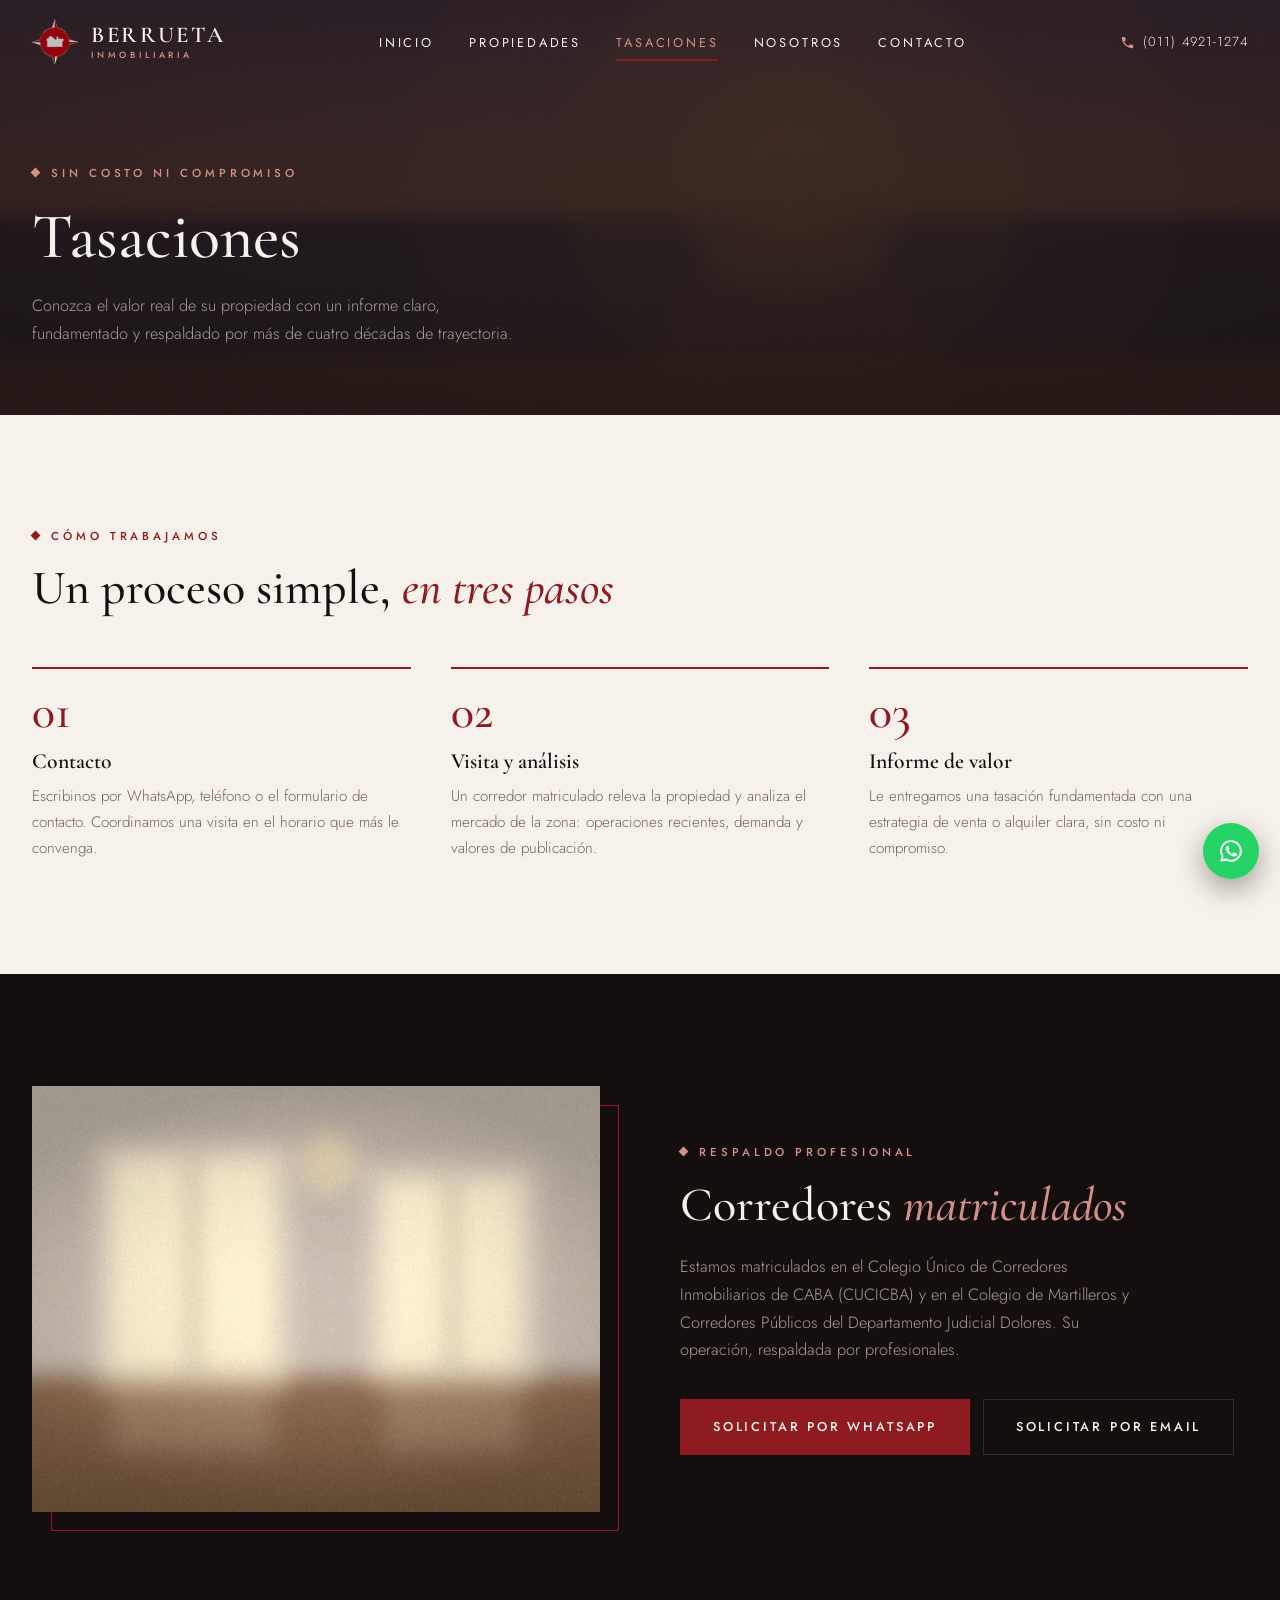
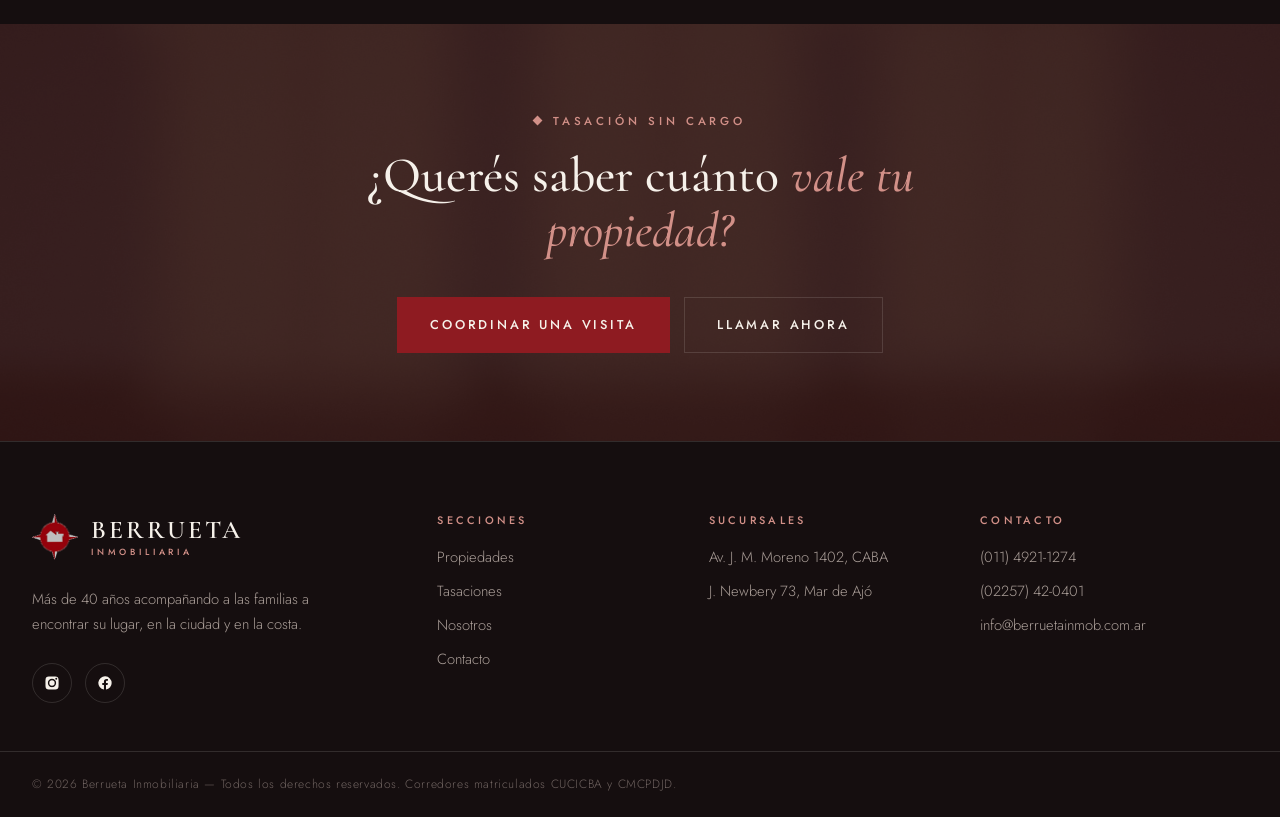
<file: tasaciones.html>
<!DOCTYPE html>
<html lang="es">
<head>
  <meta charset="UTF-8">
  <meta name="viewport" content="width=device-width, initial-scale=1.0">
  <title>Tasaciones sin cargo — Berrueta Inmobiliaria</title>
  <meta name="description" content="Tasamos su propiedad sin costo ni compromiso. Más de 40 años de experiencia y corredores matriculados en CABA y la Provincia de Buenos Aires.">

  <link rel="icon" type="image/png" sizes="32x32" href="assets/img/favicon-32.png">
  <link rel="icon" type="image/png" sizes="192x192" href="assets/img/favicon-192.png">
  <link rel="apple-touch-icon" href="assets/img/apple-touch-icon.png">

  <link rel="preconnect" href="https://fonts.googleapis.com">
  <link rel="preconnect" href="https://fonts.gstatic.com" crossorigin>
  <link href="https://fonts.googleapis.com/css2?family=Cormorant+Garamond:ital,wght@0,500;0,600;1,500&family=Jost:wght@300;400;500&display=swap" rel="stylesheet">

  <link rel="stylesheet" href="css/styles.css">
</head>
<body>

  <a class="skip-link" href="#contenido">Saltar al contenido</a>

  <header class="header">
    <div class="header__inner container">
      <a class="brand" href="index.html" aria-label="Berrueta Inmobiliaria — inicio">
        <img class="brand__emblem" src="assets/img/emblema.png" alt="" width="46" height="46">
        <span class="brand__name">BERRUETA<span class="brand__tag">Inmobiliaria</span></span>
      </a>

      <nav class="nav" id="menu-principal" aria-label="Navegación principal">
        <ul class="nav__list">
          <li><a class="nav__link" href="index.html">Inicio</a></li>
          <li><a class="nav__link" href="propiedades.html">Propiedades</a></li>
          <li><a class="nav__link" href="tasaciones.html" aria-current="page">Tasaciones</a></li>
          <li><a class="nav__link" href="nosotros.html">Nosotros</a></li>
          <li><a class="nav__link" href="contacto.html">Contacto</a></li>
        </ul>
        <div class="nav__meta">
          <a href="tel:01149211274">(011) 4921-1274 — Parque Chacabuco</a>
          <a href="tel:2257420401">(02257) 42-0401 — Mar de Ajó</a>
          <a href="mailto:info@berruetainmob.com.ar">info@berruetainmob.com.ar</a>
        </div>
      </nav>

      <a class="header__phone" href="tel:01149211274">
        <svg viewBox="0 0 24 24" aria-hidden="true"><path d="M6.6 10.8c1.4 2.8 3.8 5.1 6.6 6.6l2.2-2.2c.3-.3.7-.4 1-.2 1.1.4 2.3.6 3.6.6.6 0 1 .4 1 1V20c0 .6-.4 1-1 1C10.6 21 3 13.4 3 4c0-.6.4-1 1-1h3.5c.6 0 1 .4 1 1 0 1.2.2 2.4.6 3.6.1.3 0 .7-.2 1l-2.3 2.2z"/></svg>
        (011) 4921-1274
      </a>

      <button class="header__toggle" type="button" aria-controls="menu-principal" aria-expanded="false" aria-label="Abrir menú">
        <span></span><span></span><span></span>
      </button>
    </div>
  </header>

  <main id="contenido">

    <section class="page-hero" aria-labelledby="titulo-pagina">
      <img class="page-hero__bg" src="assets/img/photos/banner.jpg" alt="">
      <div class="container">
        <p class="eyebrow">Sin costo ni compromiso</p>
        <h1 class="page-hero__title" id="titulo-pagina">Tasaciones</h1>
        <p class="page-hero__lead">Conozca el valor real de su propiedad con un informe claro, fundamentado y respaldado por más de cuatro décadas de trayectoria.</p>
      </div>
    </section>

    <section class="section section--ivory" aria-labelledby="proceso-titulo">
      <div class="container">
        <header class="section__head reveal">
          <p class="eyebrow">Cómo trabajamos</p>
          <h2 class="section__title" id="proceso-titulo">Un proceso simple, <em>en tres pasos</em></h2>
        </header>

        <div class="steps">
          <div class="steps__item reveal">
            <p class="steps__num">01</p>
            <h3 class="steps__title">Contacto</h3>
            <p class="steps__text">Escribinos por WhatsApp, teléfono o el formulario de contacto. Coordinamos una visita en el horario que más le convenga.</p>
          </div>
          <div class="steps__item reveal">
            <p class="steps__num">02</p>
            <h3 class="steps__title">Visita y análisis</h3>
            <p class="steps__text">Un corredor matriculado releva la propiedad y analiza el mercado de la zona: operaciones recientes, demanda y valores de publicación.</p>
          </div>
          <div class="steps__item reveal">
            <p class="steps__num">03</p>
            <h3 class="steps__title">Informe de valor</h3>
            <p class="steps__text">Le entregamos una tasación fundamentada con una estrategia de venta o alquiler clara, sin costo ni compromiso.</p>
          </div>
        </div>
      </div>
    </section>

    <section class="section" aria-labelledby="respaldo-titulo">
      <div class="container split">
        <div class="split__media reveal">
          <img src="assets/img/photos/prop-01.jpg" alt="" loading="lazy">
        </div>
        <div class="split__body reveal">
          <p class="eyebrow">Respaldo profesional</p>
          <h2 class="section__title" id="respaldo-titulo">Corredores <em>matriculados</em></h2>
          <p class="split__text">Estamos matriculados en el Colegio Único de Corredores Inmobiliarios de CABA (CUCICBA) y en el Colegio de Martilleros y Corredores Públicos del Departamento Judicial Dolores. Su operación, respaldada por profesionales.</p>
          <div class="split__actions">
            <a class="button button--wine" href="https://wa.me/5491139006545?text=Hola%2C%20quiero%20tasar%20mi%20propiedad" target="_blank" rel="noopener">Solicitar por WhatsApp</a>
            <a class="button button--line" href="mailto:info@berruetainmob.com.ar?subject=Solicitud%20de%20tasaci%C3%B3n">Solicitar por email</a>
          </div>
        </div>
      </div>
    </section>

    <section class="cta-band" aria-labelledby="cta-titulo">
      <img class="cta-band__bg" src="assets/img/photos/hero.jpg" alt="" loading="lazy">
      <div class="container">
        <p class="eyebrow">Tasación sin cargo</p>
        <h2 class="cta-band__title" id="cta-titulo">¿Querés saber cuánto <em>vale tu propiedad?</em></h2>
        <div class="cta-band__actions">
          <a class="button button--wine" href="contacto.html">Coordinar una visita</a>
          <a class="button button--line" href="tel:01149211274">Llamar ahora</a>
        </div>
      </div>
    </section>

  </main>

  <footer class="footer">
    <div class="container footer__inner">
      <div class="footer__brand">
        <a class="brand" href="index.html">
          <img class="brand__emblem" src="assets/img/emblema.png" alt="" width="46" height="46">
          <span class="brand__name">BERRUETA<span class="brand__tag">Inmobiliaria</span></span>
        </a>
        <p>Más de 40 años acompañando a las familias a encontrar su lugar, en la ciudad y en la costa.</p>
        <div class="footer__social">
          <a href="https://www.instagram.com/berrueta.inmobiliaria" target="_blank" rel="noopener" aria-label="Instagram">
            <svg viewBox="0 0 24 24" aria-hidden="true"><path d="M12 2.2c3.2 0 3.6 0 4.9.1 3.3.1 4.8 1.7 4.9 4.9.1 1.3.1 1.6.1 4.8s0 3.6-.1 4.8c-.1 3.2-1.7 4.8-4.9 4.9-1.3.1-1.6.1-4.9.1s-3.6 0-4.8-.1c-3.3-.1-4.8-1.7-4.9-4.9-.1-1.3-.1-1.6-.1-4.8s0-3.6.1-4.8C2.4 4 4 2.4 7.2 2.3c1.2-.1 1.6-.1 4.8-.1zm0 3.6a6.2 6.2 0 1 0 0 12.4 6.2 6.2 0 0 0 0-12.4zm0 10.2a4 4 0 1 1 0-8 4 4 0 0 1 0 8zm6.4-11.8a1.4 1.4 0 1 0 0 2.9 1.4 1.4 0 0 0 0-2.9z"/></svg>
          </a>
          <a href="https://www.facebook.com/people/Berrueta-Inmobiliaria/100089555132149/" target="_blank" rel="noopener" aria-label="Facebook">
            <svg viewBox="0 0 24 24" aria-hidden="true"><path d="M22 12a10 10 0 1 0-11.6 9.9v-7H7.9V12h2.5V9.8c0-2.5 1.5-3.9 3.8-3.9 1.1 0 2.2.2 2.2.2v2.5h-1.3c-1.2 0-1.6.8-1.6 1.6V12h2.8l-.4 2.9h-2.4v7A10 10 0 0 0 22 12z"/></svg>
          </a>
        </div>
      </div>
      <nav class="footer__col" aria-label="Navegación del pie de página">
        <h3>Secciones</h3>
        <ul>
          <li><a href="propiedades.html">Propiedades</a></li>
          <li><a href="tasaciones.html">Tasaciones</a></li>
          <li><a href="nosotros.html">Nosotros</a></li>
          <li><a href="contacto.html">Contacto</a></li>
        </ul>
      </nav>
      <div class="footer__col">
        <h3>Sucursales</h3>
        <ul>
          <li>Av. J. M. Moreno 1402, CABA</li>
          <li>J. Newbery 73, Mar de Ajó</li>
        </ul>
      </div>
      <div class="footer__col">
        <h3>Contacto</h3>
        <ul>
          <li><a href="tel:01149211274">(011) 4921-1274</a></li>
          <li><a href="tel:2257420401">(02257) 42-0401</a></li>
          <li><a href="mailto:info@berruetainmob.com.ar">info@berruetainmob.com.ar</a></li>
        </ul>
      </div>
    </div>
    <div class="footer__legal">
      <div class="container">
        <p>© 2026 Berrueta Inmobiliaria — Todos los derechos reservados. Corredores matriculados CUCICBA y CMCPDJD.</p>
      </div>
    </div>
  </footer>

  <a class="whatsapp-float" href="https://wa.me/5491139006545" target="_blank" rel="noopener" aria-label="Chateá con nosotros por WhatsApp">
    <svg viewBox="0 0 24 24" aria-hidden="true"><path d="M12 2a10 10 0 0 0-8.6 15.1L2 22l5-1.3A10 10 0 1 0 12 2zm0 18.2c-1.5 0-3-.4-4.3-1.2l-.3-.2-3 .8.8-2.9-.2-.3A8.2 8.2 0 1 1 12 20.2zm4.5-6.1c-.2-.1-1.5-.7-1.7-.8-.2-.1-.4-.1-.5.1-.2.2-.6.8-.8 1-.1.2-.3.2-.5.1a6.7 6.7 0 0 1-3.3-2.9c-.3-.4 0-.5.1-.7l.4-.5c.1-.2.2-.3.2-.5s0-.4 0-.5c-.1-.1-.5-1.3-.7-1.8-.2-.5-.4-.4-.5-.4h-.5c-.2 0-.5.1-.7.3-.2.3-.9.9-.9 2.2s.9 2.5 1.1 2.7c.1.2 1.8 2.8 4.4 3.9.6.3 1.1.4 1.5.5.6.2 1.2.2 1.6.1.5-.1 1.5-.6 1.7-1.2.2-.6.2-1.1.2-1.2-.1-.1-.2-.2-.4-.3z"/></svg>
  </a>

  <script src="js/main.js" defer></script>
</body>
</html>
</file>
<file: css/styles.css>
/* ==========================================================================
   Berrueta Inmobiliaria — sistema de diseño
   Identidad de marca: bordó institucional sobre neutros cálidos.
   Estética editorial con serif de display. Mobile-first.
   ========================================================================== */

:root {
  /* Marca — el bordó del logo es el eje de la identidad */
  --wine: #8e1b21;
  --wine-deep: #6e1418;
  --wine-dark: #4a0f13;
  --rose: #d29088;        /* acento legible sobre fondos oscuros */
  --wine-tint: #f6ebe9;   /* lavado bordó para fondos claros */

  /* Neutros cálidos */
  --night: #150e0f;       /* casi negro, teñido de vino */
  --charcoal: #1d1416;
  --graphite: #271b1d;
  --ivory: #f6f1ea;
  --stone: #a99d97;
  --mist: #6f6360;
  --line-dark: rgba(246, 241, 234, .13);
  --line-light: rgba(21, 14, 15, .13);
  --whatsapp: #25d366;

  /* Tipografía */
  --font-display: "Cormorant Garamond", "Times New Roman", serif;
  --font-ui: "Jost", "Segoe UI", system-ui, sans-serif;

  --header-h: 84px;
  --ease: cubic-bezier(.22, .61, .36, 1);
}

/* ===== Reset ===== */
*, *::before, *::after { box-sizing: border-box; }

html { scroll-behavior: smooth; scroll-padding-top: calc(var(--header-h) + 16px); }

body {
  margin: 0;
  font-family: var(--font-ui);
  font-weight: 300;
  font-size: 1.02rem;
  line-height: 1.7;
  color: var(--ivory);
  background: var(--night);
  -webkit-font-smoothing: antialiased;
}

img, svg { max-width: 100%; display: block; }
h1, h2, h3, h4 { margin: 0; font-family: var(--font-display); font-weight: 600; line-height: 1.12; }
p { margin: 0; }
ul { margin: 0; padding: 0; list-style: none; }
a { color: inherit; text-decoration: none; }
address { font-style: normal; }
::selection { background: var(--wine); color: var(--ivory); }

.container { width: min(100% - 3rem, 76rem); margin-inline: auto; }

.skip-link {
  position: absolute; left: -999px; top: 0; z-index: 200;
  background: var(--wine); color: var(--ivory);
  padding: .6rem 1.2rem; font-weight: 500;
}
.skip-link:focus { left: 0; }

/* ===== Utilidades tipográficas ===== */
.eyebrow {
  font-size: .72rem;
  font-weight: 500;
  letter-spacing: .34em;
  text-transform: uppercase;
  color: var(--rose);
}
/* Diamante de la rosa de los vientos del logo */
.eyebrow::before {
  content: "";
  display: inline-block;
  width: 7px; height: 7px;
  background: currentColor;
  transform: rotate(45deg);
  margin-right: .75rem;
  vertical-align: 1px;
}
.section--ivory .eyebrow { color: var(--wine); }

/* Revelado al scroll */
.reveal { opacity: 0; transform: translateY(26px); transition: opacity .9s var(--ease), transform .9s var(--ease); }
.reveal.is-visible { opacity: 1; transform: none; }

/* ===== Botones ===== */
.button {
  display: inline-flex;
  align-items: center;
  justify-content: center;
  gap: .6rem;
  font-family: var(--font-ui);
  font-weight: 500;
  font-size: .8rem;
  letter-spacing: .22em;
  text-transform: uppercase;
  padding: 1rem 2rem;
  border: 1px solid transparent;
  cursor: pointer;
  transition: background-color .3s, color .3s, border-color .3s;
  white-space: nowrap;
}
.button svg { width: 1.15em; height: 1.15em; fill: currentColor; flex: none; }

.button--wine { background: var(--wine); color: var(--ivory); }
.button--wine:hover { background: var(--wine-deep); }

.button--line { border-color: var(--line-dark); color: var(--ivory); background: transparent; }
.button--line:hover { border-color: var(--rose); color: var(--rose); }

.button--line-dark { border-color: rgba(142, 27, 33, .45); color: var(--wine); background: transparent; }
.button--line-dark:hover { border-color: var(--wine); background: var(--wine); color: var(--ivory); }

.button--whatsapp { background: var(--whatsapp); color: #fff; }
.button--whatsapp:hover { background: #1eb955; }

/* ===== Header ===== */
.header {
  position: fixed;
  inset: 0 0 auto;
  z-index: 90;
  transition: background-color .4s, border-color .4s, backdrop-filter .4s;
  border-bottom: 1px solid transparent;
}
.header.is-solid,
.header--solid {
  background: rgba(21, 14, 15, .9);
  backdrop-filter: blur(14px);
  border-bottom-color: var(--line-dark);
}

.header__inner {
  display: flex;
  align-items: center;
  justify-content: space-between;
  gap: 1rem;
  min-height: var(--header-h);
}

.brand { display: inline-flex; align-items: center; gap: .8rem; }
.brand__emblem { height: 46px; width: 46px; }
.brand__name {
  font-family: var(--font-display);
  font-size: 1.42rem;
  font-weight: 600;
  letter-spacing: .12em;
  color: var(--ivory);
  line-height: 1;
}
.brand__tag {
  display: block;
  font-family: var(--font-ui);
  font-size: .56rem;
  font-weight: 500;
  letter-spacing: .43em;
  text-transform: uppercase;
  color: var(--rose);
  margin-top: .3rem;
}

.header__phone {
  display: none;
  align-items: center;
  gap: .5rem;
  font-size: .82rem;
  letter-spacing: .08em;
  color: var(--ivory);
  transition: color .3s;
}
.header__phone svg { width: 15px; height: 15px; fill: var(--rose); }
.header__phone:hover { color: var(--rose); }

/* Botón hamburguesa */
.header__toggle {
  display: inline-flex;
  flex-direction: column;
  justify-content: center;
  gap: 6px;
  width: 48px; height: 48px;
  padding: 12px;
  border: 0;
  background: transparent;
  cursor: pointer;
  z-index: 120;
}
.header__toggle span {
  display: block; height: 1.5px;
  background: var(--ivory);
  transition: transform .3s var(--ease), opacity .2s;
}
.header__toggle[aria-expanded="true"] span:nth-child(1) { transform: translateY(7.5px) rotate(45deg); }
.header__toggle[aria-expanded="true"] span:nth-child(2) { opacity: 0; }
.header__toggle[aria-expanded="true"] span:nth-child(3) { transform: translateY(-7.5px) rotate(-45deg); }

/* Navegación: overlay a pantalla completa en móvil */
.nav {
  position: fixed;
  inset: 0;
  z-index: 100;
  display: flex;
  flex-direction: column;
  justify-content: center;
  padding: 6rem 2rem 3rem;
  background: rgba(21, 14, 15, .97);
  backdrop-filter: blur(8px);
  opacity: 0;
  visibility: hidden;
  transition: opacity .4s var(--ease), visibility .4s;
}
.nav.is-open { opacity: 1; visibility: visible; }

.nav__list { display: grid; gap: .4rem; }
.nav__link {
  font-family: var(--font-display);
  font-size: clamp(1.9rem, 6vw, 2.6rem);
  font-weight: 500;
  color: var(--ivory);
  padding: .35rem 0;
  transition: color .3s, padding-left .3s;
}
.nav__link:hover, .nav__link[aria-current="page"] { color: var(--rose); padding-left: .6rem; }

.nav__meta {
  margin-top: 2.5rem;
  display: grid;
  gap: .8rem;
  font-size: .85rem;
  color: var(--stone);
}
.nav__meta a:hover { color: var(--rose); }

/* ===== Hero (home) ===== */
.hero {
  position: relative;
  min-height: 100svh;
  display: flex;
  flex-direction: column;
  justify-content: center;
  overflow: hidden;
  isolation: isolate;
}
.hero__bg {
  position: absolute;
  inset: 0;
  z-index: -2;
  width: 100%; height: 100%;
  object-fit: cover;
  transform: scale(1.06);
  animation: hero-drift 24s var(--ease) forwards;
}
@keyframes hero-drift { to { transform: scale(1); } }

/* Velo bordó: la marca tiñe la escena */
.hero::after {
  content: "";
  position: absolute; inset: 0; z-index: -1;
  background:
    linear-gradient(180deg, rgba(31, 12, 14, .72) 0%, rgba(52, 17, 20, .55) 45%, rgba(21, 10, 11, .85) 100%);
}

.hero__inner { text-align: center; padding: 7rem 0 5rem; }

.hero__eyebrow { margin-bottom: 1.6rem; }

.hero__title {
  font-size: clamp(2.6rem, 8vw, 5.2rem);
  font-weight: 500;
  color: var(--ivory);
  max-width: 18ch;
  margin-inline: auto;
}
.hero__title em { font-style: italic; color: var(--rose); }

.hero__subtitle {
  margin: 1.4rem auto 0;
  max-width: 52ch;
  font-size: 1.02rem;
  font-weight: 300;
  color: rgba(246, 241, 234, .82);
}

.hero__scroll {
  position: absolute;
  left: 50%; bottom: 2.2rem;
  transform: translateX(-50%);
  display: inline-flex;
  flex-direction: column;
  align-items: center;
  gap: .7rem;
  font-size: .62rem;
  letter-spacing: .34em;
  text-transform: uppercase;
  color: var(--stone);
}
.hero__scroll::after {
  content: "";
  width: 1px; height: 44px;
  background: linear-gradient(var(--rose), transparent);
}

/* Buscador barra */
.search {
  margin: 3rem auto 0;
  max-width: 56rem;
  background: rgba(26, 15, 16, .86);
  backdrop-filter: blur(14px);
  border: 1px solid var(--line-dark);
  border-top: 2px solid var(--wine);
  padding: .6rem;
  display: grid;
  gap: .6rem;
  text-align: left;
}

.search select,
.search input {
  font-family: var(--font-ui);
  font-weight: 300;
  font-size: .95rem;
  color: var(--ivory);
  background: transparent;
  border: 0;
  border-bottom: 1px solid var(--line-dark);
  padding: .85rem .9rem;
  width: 100%;
  transition: border-color .3s;
}
.search select:focus, .search input:focus { outline: none; border-bottom-color: var(--rose); }
.search select option { background: var(--charcoal); color: var(--ivory); }
.search input::placeholder { color: var(--mist); }

.search .button { width: 100%; }

/* ===== Secciones ===== */
.section { padding: 5.5rem 0; }
.section--ivory { background: var(--ivory); color: #40372f; }
.section--ivory h2, .section--ivory h3 { color: var(--night); }
.section--charcoal { background: var(--charcoal); }

.section__head { max-width: 46rem; margin-bottom: 3.2rem; }
.section__head--center { margin-inline: auto; text-align: center; }
.section__title {
  font-size: clamp(2rem, 5vw, 3rem);
  font-weight: 500;
  margin-top: 1rem;
}
.section__title em { font-style: italic; color: var(--rose); }
.section--ivory .section__title em { color: var(--wine); }
.section__lead { margin-top: 1.1rem; color: var(--stone); max-width: 52ch; }
.section--ivory .section__lead { color: var(--mist); }
.section__head--center .section__lead { margin-inline: auto; }
.section__more { margin-top: 3.2rem; text-align: center; }

/* ===== Cifras ===== */
.stats {
  display: grid;
  grid-template-columns: repeat(2, 1fr);
  border-top: 1px solid var(--line-dark);
  border-left: 1px solid var(--line-dark);
}
.stats__item {
  padding: 2.2rem 1.6rem;
  border-right: 1px solid var(--line-dark);
  border-bottom: 1px solid var(--line-dark);
  text-align: center;
}
.stats__num {
  font-family: var(--font-display);
  font-size: clamp(2.4rem, 5vw, 3.4rem);
  font-weight: 500;
  color: var(--rose);
  line-height: 1;
}
.stats__label {
  margin-top: .7rem;
  font-size: .7rem;
  letter-spacing: .26em;
  text-transform: uppercase;
  color: var(--stone);
}

/* ===== Cards de propiedades ===== */
.cards { display: grid; gap: 2rem; grid-template-columns: 1fr; }

.card {
  display: flex;
  flex-direction: column;
  background: #fff;
  color: #443b33;
  box-shadow: 0 1px 2px rgba(21, 14, 15, .06);
  transition: box-shadow .4s var(--ease), transform .4s var(--ease);
}
.card:hover { transform: translateY(-6px); box-shadow: 0 24px 48px rgba(74, 15, 19, .18); }

.card__media {
  position: relative;
  aspect-ratio: 4 / 2.8;
  overflow: hidden;
}
.card__media img {
  width: 100%; height: 100%;
  object-fit: cover;
  transition: transform .8s var(--ease);
}
.card:hover .card__media img { transform: scale(1.06); }

.card__media::after {
  content: "";
  position: absolute; inset: 0;
  background: linear-gradient(180deg, rgba(21, 14, 15, .04), rgba(21, 14, 15, .3));
}

.card__badges {
  position: absolute;
  top: 1rem; left: 1rem;
  z-index: 2;
  display: flex;
  flex-wrap: wrap;
  gap: .4rem;
}
.badge {
  font-size: .6rem;
  font-weight: 500;
  letter-spacing: .18em;
  text-transform: uppercase;
  padding: .35rem .7rem;
  background: rgba(21, 14, 15, .74);
  color: var(--ivory);
  backdrop-filter: blur(4px);
}
.badge--wine { background: var(--wine); color: var(--ivory); }
.badge--down { background: #1d5c3c; color: #d9efe2; }

.card__operation {
  position: absolute;
  bottom: 1rem; left: 1rem;
  z-index: 2;
  font-size: .62rem;
  font-weight: 500;
  letter-spacing: .3em;
  text-transform: uppercase;
  color: var(--ivory);
  text-shadow: 0 1px 6px rgba(21, 14, 15, .5);
}
.card__operation::before {
  content: "";
  display: inline-block;
  width: 22px; height: 2px;
  background: var(--wine);
  vertical-align: middle;
  margin-right: .6rem;
}

.card__body { display: flex; flex-direction: column; gap: .8rem; padding: 1.6rem 1.7rem 1.7rem; flex: 1; }

.card__title {
  font-family: var(--font-display);
  font-size: 1.32rem;
  font-weight: 600;
  line-height: 1.25;
  color: var(--night);
}
.card__title a { transition: color .3s; }
.card__title a:hover { color: var(--wine); }

.card__location {
  display: flex; align-items: center; gap: .5rem;
  font-size: .84rem; color: var(--mist);
}
.card__location svg { width: 13px; height: 13px; fill: var(--wine); flex: none; }

.card__features {
  display: flex; flex-wrap: wrap;
  gap: .3rem 1.1rem;
  font-size: .78rem;
  letter-spacing: .04em;
  color: var(--mist);
}
.card__features li { display: flex; align-items: center; gap: .45rem; }
.card__features li::before { content: ""; width: 4px; height: 4px; background: var(--wine); transform: rotate(45deg); }

.card__footer {
  margin-top: auto;
  padding-top: 1.1rem;
  border-top: 1px solid var(--line-light);
  display: flex; align-items: baseline; justify-content: space-between; gap: .8rem;
}
.card__price {
  font-family: var(--font-display);
  font-size: 1.5rem;
  font-weight: 600;
  color: var(--wine);
}
.card__price span { font-size: .85rem; color: var(--mist); font-family: var(--font-ui); font-weight: 300; }
.card__cta {
  font-size: .68rem; font-weight: 500;
  letter-spacing: .24em; text-transform: uppercase;
  color: var(--wine);
}
.card:hover .card__cta { color: var(--night); }

/* ===== Filtros (página propiedades) ===== */
.filters {
  display: flex;
  flex-wrap: wrap;
  gap: .5rem;
  margin-bottom: 2.8rem;
}
.filters__chip {
  font-family: var(--font-ui);
  font-size: .74rem;
  font-weight: 400;
  letter-spacing: .16em;
  text-transform: uppercase;
  padding: .55rem 1.15rem;
  border: 1px solid var(--line-light);
  background: transparent;
  color: var(--mist);
  cursor: pointer;
  transition: all .3s;
}
.filters__chip:hover { border-color: var(--wine); color: var(--wine); }
.filters__chip.is-active { background: var(--wine); border-color: var(--wine); color: var(--ivory); }

/* ===== Localidades ===== */
.places { display: grid; gap: 0; border-top: 1px solid var(--line-light); }
.places__item {
  display: flex; align-items: baseline; justify-content: space-between; gap: 1rem;
  padding: 1.1rem .2rem;
  border-bottom: 1px solid var(--line-light);
  transition: padding-left .3s var(--ease), background-color .3s;
}
.places__item:hover { padding-left: .9rem; background: var(--wine-tint); }
.places__name { font-family: var(--font-display); font-size: 1.3rem; font-weight: 600; color: var(--night); }
.places__zone { font-size: .72rem; letter-spacing: .2em; text-transform: uppercase; color: var(--mist); }
.places__count { font-family: var(--font-display); font-size: 1.1rem; color: var(--wine); white-space: nowrap; }
.places__count span { font-size: .72rem; font-family: var(--font-ui); letter-spacing: .14em; text-transform: uppercase; color: var(--mist); margin-left: .4rem; }

/* ===== Split editorial ===== */
.split { display: grid; gap: 3rem; align-items: center; }
.split__media { position: relative; }
.split__media img { width: 100%; height: 100%; object-fit: cover; aspect-ratio: 4/3; }
.split__media::after {
  content: "";
  position: absolute;
  inset: 1.2rem -1.2rem -1.2rem 1.2rem;
  border: 1px solid var(--wine);
  z-index: -1;
}
.split__body .section__title { margin-top: 1rem; }
.split__text { margin-top: 1.3rem; color: var(--stone); max-width: 50ch; }
.section--ivory .split__text { color: var(--mist); }
.split__actions { margin-top: 2.2rem; display: flex; flex-wrap: wrap; gap: .8rem; }

/* ===== Credenciales (matrículas en Nosotros) ===== */
.credentials {
  display: grid;
  gap: 1.5rem;
  border: 1px solid var(--line-dark);
  padding: 2rem;
}
.credentials__item { display: flex; align-items: center; gap: 1.4rem; }
.credentials__item img { height: 74px; width: auto; flex: none; }
.credentials__label {
  font-size: .66rem;
  letter-spacing: .24em;
  text-transform: uppercase;
  color: var(--rose);
}
.credentials__name { margin-top: .3rem; font-size: .92rem; color: var(--ivory); line-height: 1.45; }

/* ===== Proceso (tasaciones) ===== */
.steps { display: grid; gap: 2.5rem; }
.steps__item { position: relative; padding-top: 1.2rem; border-top: 2px solid var(--wine); }
.steps__num {
  font-family: var(--font-display);
  font-size: 3rem;
  font-weight: 500;
  color: var(--wine);
  line-height: 1;
}
.steps__title { font-size: 1.35rem; margin-top: .8rem; }
.steps__text { margin-top: .7rem; font-size: .95rem; color: var(--mist); }

/* ===== Sucursales ===== */
.branches { display: grid; gap: 2rem; }
.branch {
  border: 1px solid var(--line-dark);
  border-top: 2px solid var(--wine);
  padding: 2.4rem 2.2rem;
  background: var(--graphite);
}
.section--ivory .branch { border-color: var(--line-light); border-top-color: var(--wine); background: #fff; }
.branch__zone { font-size: .66rem; letter-spacing: .3em; text-transform: uppercase; color: var(--rose); }
.section--ivory .branch__zone { color: var(--wine); }
.branch__name { font-size: 1.75rem; margin-top: .7rem; }
.section--ivory .branch__name { color: var(--night); }
.branch__address { margin-top: .7rem; color: var(--stone); font-size: .95rem; }
.section--ivory .branch__address { color: var(--mist); }

.branch__list { margin-top: 1.4rem; display: grid; gap: .7rem; }
.branch__list li { display: flex; align-items: flex-start; gap: .7rem; font-size: .92rem; }
.branch__list svg { width: 16px; height: 16px; fill: var(--rose); flex: none; margin-top: .3rem; }
.section--ivory .branch__list svg { fill: var(--wine); }
.branch__list a:hover { color: var(--wine); text-decoration: underline; text-underline-offset: 3px; }

.branch__actions {
  margin-top: 1.8rem;
  padding-top: 1.6rem;
  border-top: 1px solid var(--line-dark);
  display: flex; align-items: center; gap: 1rem; flex-wrap: wrap;
}
.section--ivory .branch__actions { border-top-color: var(--line-light); }

/* ===== Página interna: portada compacta ===== */
.page-hero {
  position: relative;
  padding: calc(var(--header-h) + 5rem) 0 4.2rem;
  isolation: isolate;
  overflow: hidden;
}
.page-hero__bg { position: absolute; inset: 0; z-index: -2; width: 100%; height: 100%; object-fit: cover; }
.page-hero::after {
  content: "";
  position: absolute; inset: 0; z-index: -1;
  background: linear-gradient(180deg, rgba(31, 12, 14, .82), rgba(21, 10, 11, .9));
}
.page-hero__title { font-size: clamp(2.4rem, 6vw, 4rem); font-weight: 500; margin-top: 1.1rem; }
.page-hero__lead { margin-top: 1.2rem; max-width: 54ch; color: var(--stone); }

/* ===== Formulario contacto ===== */
.form { display: grid; gap: 1.4rem; }
.form label { display: grid; gap: .45rem; }
.form span {
  font-size: .68rem; font-weight: 500;
  letter-spacing: .26em; text-transform: uppercase;
  color: var(--mist);
}
.form input, .form select, .form textarea {
  font-family: var(--font-ui);
  font-weight: 300;
  font-size: 1rem;
  color: var(--night);
  background: transparent;
  border: 0;
  border-bottom: 1px solid rgba(21, 14, 15, .25);
  padding: .6rem .1rem;
  transition: border-color .3s;
  resize: vertical;
}
.form input:focus, .form select:focus, .form textarea:focus { outline: none; border-bottom-color: var(--wine); }

/* ===== CTA banda final ===== */
.cta-band {
  position: relative;
  isolation: isolate;
  overflow: hidden;
  padding: 5.5rem 0;
  text-align: center;
}
.cta-band__bg { position: absolute; inset: 0; z-index: -2; width: 100%; height: 100%; object-fit: cover; }
.cta-band::after { content: ""; position: absolute; inset: 0; z-index: -1; background: rgba(38, 13, 15, .87); }
.cta-band__title { font-size: clamp(2rem, 5vw, 3.1rem); font-weight: 500; max-width: 24ch; margin: 1rem auto 0; }
.cta-band__title em { font-style: italic; color: var(--rose); }
.cta-band__actions { margin-top: 2.4rem; display: flex; flex-wrap: wrap; justify-content: center; gap: .9rem; }

/* ===== Footer ===== */
.footer { background: var(--night); border-top: 1px solid var(--line-dark); font-size: .92rem; color: var(--stone); }
.footer__inner { padding: 4.5rem 0 3rem; display: grid; gap: 3rem; }

.footer__brand .brand__name { font-size: 1.6rem; }
.footer__brand p { margin-top: 1.2rem; max-width: 36ch; }

.footer h3 {
  font-family: var(--font-ui);
  font-size: .68rem; font-weight: 500;
  letter-spacing: .3em; text-transform: uppercase;
  color: var(--rose);
  margin-bottom: 1.2rem;
}
.footer__col ul { display: grid; gap: .55rem; }
.footer__col a:hover { color: var(--ivory); }

.footer__social { display: flex; gap: .8rem; margin-top: 1.6rem; }
.footer__social a {
  display: grid; place-items: center;
  width: 40px; height: 40px;
  border: 1px solid var(--line-dark);
  border-radius: 50%;
  transition: border-color .3s, background-color .3s;
}
.footer__social a:hover { border-color: var(--wine); background: rgba(142, 27, 33, .18); }
.footer__social svg { width: 16px; height: 16px; fill: var(--ivory); }

.footer__legal {
  border-top: 1px solid var(--line-dark);
  padding: 1.4rem 0;
  font-size: .75rem;
  letter-spacing: .05em;
  color: var(--mist);
}

/* ===== WhatsApp flotante ===== */
.whatsapp-float {
  position: fixed;
  right: 1.3rem; bottom: 1.3rem;
  z-index: 80;
  display: grid; place-items: center;
  width: 56px; height: 56px;
  border-radius: 50%;
  background: var(--whatsapp);
  box-shadow: 0 10px 28px rgba(0, 0, 0, .35);
  transition: transform .3s var(--ease);
}
.whatsapp-float:hover { transform: scale(1.08); }
.whatsapp-float svg { width: 26px; height: 26px; fill: #fff; }

/* ===== Accesibilidad ===== */
:focus-visible { outline: 2px solid var(--rose); outline-offset: 3px; }
.section--ivory :focus-visible { outline-color: var(--wine); }

@media (prefers-reduced-motion: reduce) {
  html { scroll-behavior: auto; }
  *, *::before, *::after { transition: none !important; animation: none !important; }
  .reveal { opacity: 1; transform: none; }
}

/* ==========================================================================
   Breakpoints
   ========================================================================== */

@media (min-width: 640px) {
  .search { grid-template-columns: 1fr 1fr; }
  .search input[type="search"] { grid-column: 1 / -1; }
  .search .button { grid-column: 1 / -1; }
  .cards { grid-template-columns: repeat(2, 1fr); }
  .stats { grid-template-columns: repeat(4, 1fr); }
  .steps { grid-template-columns: repeat(3, 1fr); }
  .branches { grid-template-columns: repeat(2, 1fr); }
  .places { grid-template-columns: repeat(2, 1fr); column-gap: 3rem; }
  .form__row { display: grid; grid-template-columns: 1fr 1fr; gap: 1.4rem; }
  .credentials__item { gap: 1.8rem; }
}

@media (min-width: 980px) {
  .header__phone { display: inline-flex; }

  /* Navegación inline en desktop */
  .header__toggle { display: none; }
  .nav {
    position: static;
    flex-direction: row;
    align-items: center;
    gap: 2.4rem;
    padding: 0;
    background: transparent;
    backdrop-filter: none;
    opacity: 1;
    visibility: visible;
  }
  .nav__list { display: flex; gap: 2.2rem; }
  .nav__link {
    font-family: var(--font-ui);
    font-size: .8rem;
    font-weight: 400;
    letter-spacing: .22em;
    text-transform: uppercase;
    padding: .4rem 0;
    position: relative;
  }
  .nav__link::after {
    content: "";
    position: absolute;
    left: 0; bottom: -2px;
    width: 100%; height: 2px;
    background: var(--wine);
    transform: scaleX(0);
    transform-origin: left;
    transition: transform .35s var(--ease);
  }
  .nav__link:hover { color: var(--rose); padding-left: 0; }
  .nav__link:hover::after, .nav__link[aria-current="page"]::after { transform: scaleX(1); }
  .nav__link[aria-current="page"] { color: var(--rose); padding-left: 0; }
  .nav__meta { display: none; }

  .search {
    grid-template-columns: minmax(8rem, .8fr) minmax(10rem, 1fr) 1.6fr auto;
    align-items: center;
  }
  .search input[type="search"] { grid-column: auto; }
  .search .button { grid-column: auto; width: auto; }
  .search select, .search input { border-bottom: 0; border-right: 1px solid var(--line-dark); }
  .search input[type="search"] { border-right: 0; }

  .cards { grid-template-columns: repeat(3, 1fr); }

  .split { grid-template-columns: 1fr 1fr; gap: 5rem; }
  .split--reverse .split__media { order: 2; }

  .footer__inner { grid-template-columns: 1.6fr 1fr 1fr 1.2fr; }

  .section { padding: 7rem 0; }
}
</file>
